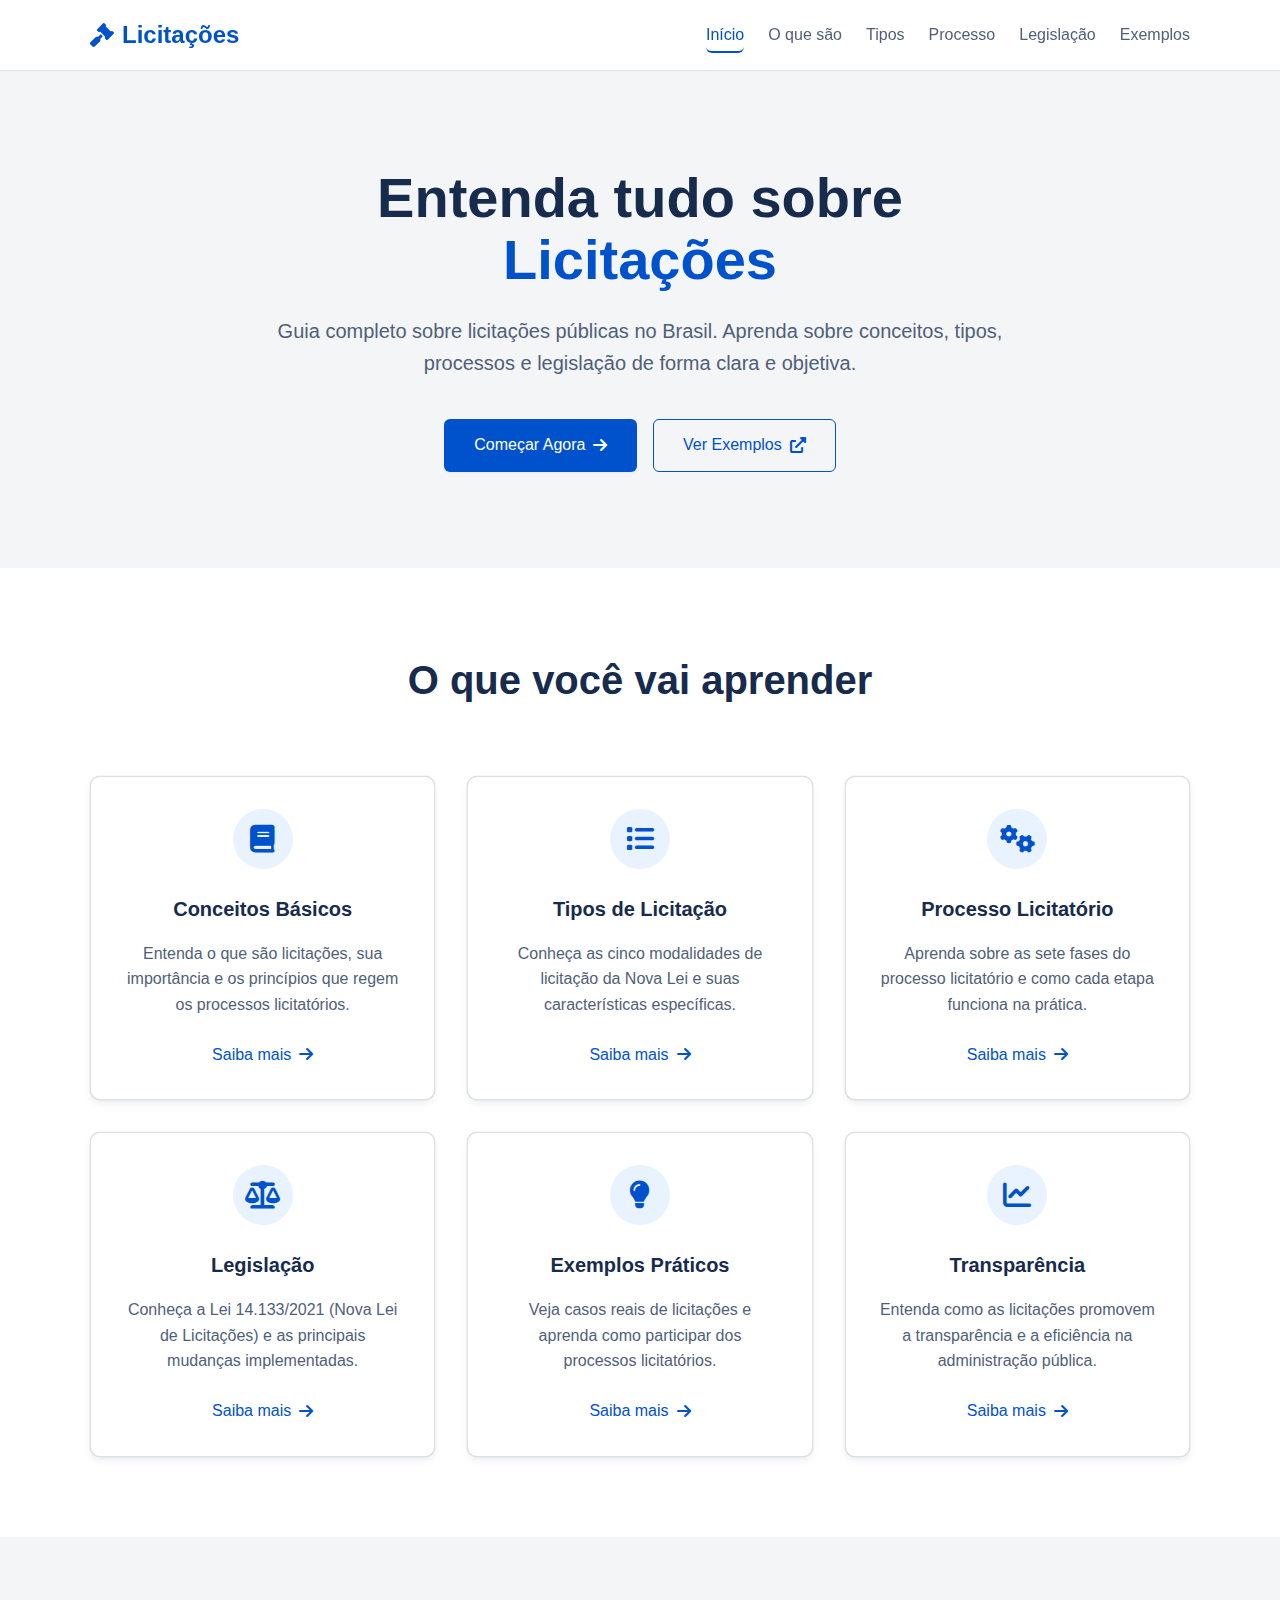
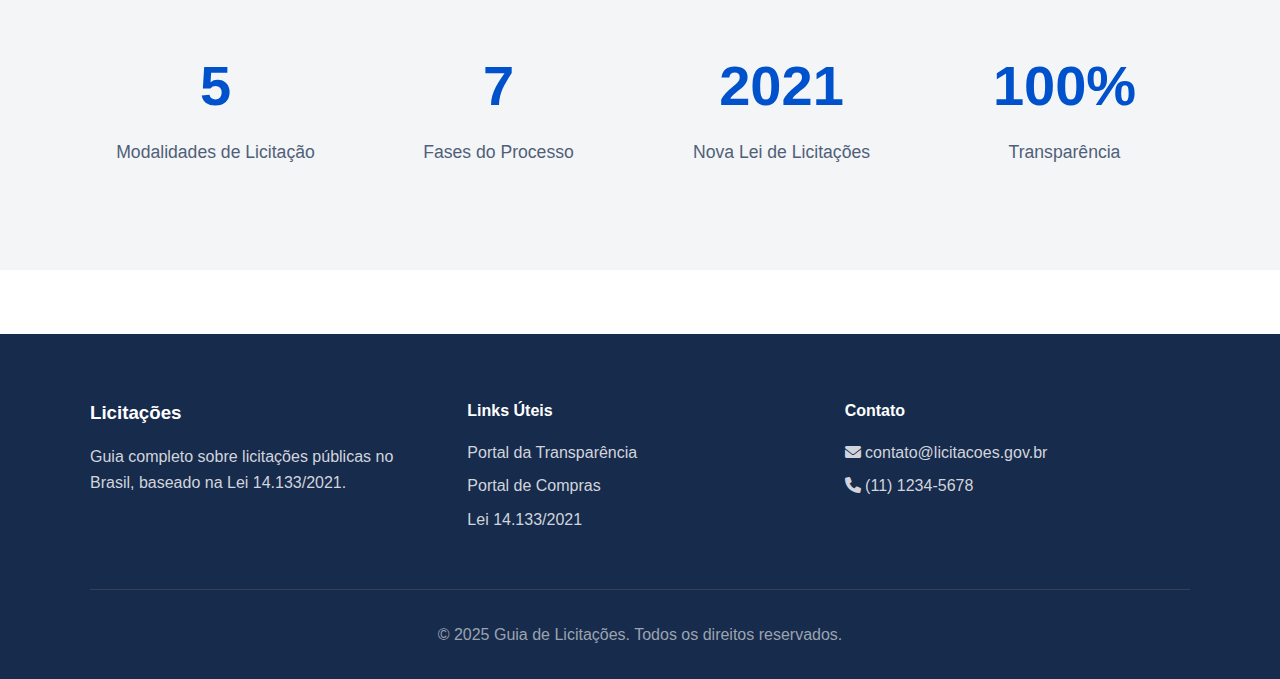
<file: licitacoes_site/index.html>
<!DOCTYPE html>
<html lang="pt-BR">
<head>
    <meta charset="UTF-8">
    <meta name="viewport" content="width=device-width, initial-scale=1.0">
    <title>Licitações - Guia Completo</title>
    <link rel="stylesheet" href="css/style.css">
    <link rel="stylesheet" href="https://cdnjs.cloudflare.com/ajax/libs/font-awesome/6.0.0/css/all.min.css">
</head>
<body>
    <header class="header">
        <nav class="navbar">
            <div class="nav-container">
                <div class="nav-logo">
                    <h1><i class="fas fa-gavel"></i> Licitações</h1>
                </div>
                <ul class="nav-menu">
                    <li class="nav-item">
                        <a href="index.html" class="nav-link active">Início</a>
                    </li>
                    <li class="nav-item">
                        <a href="conceito.html" class="nav-link">O que são</a>
                    </li>
                    <li class="nav-item">
                        <a href="tipos.html" class="nav-link">Tipos</a>
                    </li>
                    <li class="nav-item">
                        <a href="processo.html" class="nav-link">Processo</a>
                    </li>
                    <li class="nav-item">
                        <a href="legislacao.html" class="nav-link">Legislação</a>
                    </li>
                    <li class="nav-item">
                        <a href="exemplos.html" class="nav-link">Exemplos</a>
                    </li>
                </ul>
                <div class="hamburger">
                    <span class="bar"></span>
                    <span class="bar"></span>
                    <span class="bar"></span>
                </div>
            </div>
        </nav>
    </header>

    <main>
        <section class="hero">
            <div class="container hero-container">
                <div class="hero-content animate-fade-in-up">
                    <h1 class="hero-title">Entenda tudo sobre <span class="highlight">Licitações</span></h1>
                    <p class="hero-description">
                        Guia completo sobre licitações públicas no Brasil. Aprenda sobre conceitos, tipos, processos e legislação de forma clara e objetiva.
                    </p>
                    <div class="hero-buttons">
                        <a href="conceito.html" class="btn btn-primary">Começar Agora <i class="fas fa-arrow-right"></i></a>
                        <a href="exemplos.html" class="btn btn-secondary">Ver Exemplos <i class="fas fa-external-link-alt"></i></a>
                    </div>
                </div>
            </div>
        </section>

        <section class="features content-section">
            <div class="container">
                <h2 class="section-title animate-fade-in-up">O que você vai aprender</h2>
                <div class="features-grid">
                    <div class="feature-card animate-fade-in-up">
                        <div class="feature-icon">
                            <i class="fas fa-book"></i>
                        </div>
                        <h3>Conceitos Básicos</h3>
                        <p>Entenda o que são licitações, sua importância e os princípios que regem os processos licitatórios.</p>
                        <a href="conceito.html" class="feature-link">Saiba mais <i class="fas fa-arrow-right"></i></a>
                    </div>
                    <div class="feature-card animate-fade-in-up">
                        <div class="feature-icon">
                            <i class="fas fa-list"></i>
                        </div>
                        <h3>Tipos de Licitação</h3>
                        <p>Conheça as cinco modalidades de licitação da Nova Lei e suas características específicas.</p>
                        <a href="tipos.html" class="feature-link">Saiba mais <i class="fas fa-arrow-right"></i></a>
                    </div>
                    <div class="feature-card animate-fade-in-up">
                        <div class="feature-icon">
                            <i class="fas fa-cogs"></i>
                        </div>
                        <h3>Processo Licitatório</h3>
                        <p>Aprenda sobre as sete fases do processo licitatório e como cada etapa funciona na prática.</p>
                        <a href="processo.html" class="feature-link">Saiba mais <i class="fas fa-arrow-right"></i></a>
                    </div>
                    <div class="feature-card animate-fade-in-up">
                        <div class="feature-icon">
                            <i class="fas fa-balance-scale"></i>
                        </div>
                        <h3>Legislação</h3>
                        <p>Conheça a Lei 14.133/2021 (Nova Lei de Licitações) e as principais mudanças implementadas.</p>
                        <a href="legislacao.html" class="feature-link">Saiba mais <i class="fas fa-arrow-right"></i></a>
                    </div>
                    <div class="feature-card animate-fade-in-up">
                        <div class="feature-icon">
                            <i class="fas fa-lightbulb"></i>
                        </div>
                        <h3>Exemplos Práticos</h3>
                        <p>Veja casos reais de licitações e aprenda como participar dos processos licitatórios.</p>
                        <a href="exemplos.html" class="feature-link">Saiba mais <i class="fas fa-arrow-right"></i></a>
                    </div>
                    <div class="feature-card animate-fade-in-up">
                        <div class="feature-icon">
                            <i class="fas fa-chart-line"></i>
                        </div>
                        <h3>Transparência</h3>
                        <p>Entenda como as licitações promovem a transparência e a eficiência na administração pública.</p>
                        <a href="conceito.html" class="feature-link">Saiba mais <i class="fas fa-arrow-right"></i></a>
                    </div>
                </div>
            </div>
        </section>

        <section class="stats">
            <div class="container">
                <div class="stats-grid">
                    <div class="stat-item animate-fade-in-up">
                        <div class="stat-number">5</div>
                        <div class="stat-label">Modalidades de Licitação</div>
                    </div>
                    <div class="stat-item animate-fade-in-up">
                        <div class="stat-number">7</div>
                        <div class="stat-label">Fases do Processo</div>
                    </div>
                    <div class="stat-item animate-fade-in-up">
                        <div class="stat-number">2021</div>
                        <div class="stat-label">Nova Lei de Licitações</div>
                    </div>
                    <div class="stat-item animate-fade-in-up">
                        <div class="stat-number">100%</div>
                        <div class="stat-label">Transparência</div>
                    </div>
                </div>
            </div>
        </section>
    </main>

    <footer class="footer">
        <div class="container">
            <div class="footer-content">
                <div class="footer-section">
                    <h3>Licitações</h3>
                    <p>Guia completo sobre licitações públicas no Brasil, baseado na Lei 14.133/2021.</p>
                </div>
                <div class="footer-section">
                    <h4>Links Úteis</h4>
                    <ul>
                        <li><a href="https://portaldatransparencia.gov.br/" target="_blank" rel="noopener noreferrer">Portal da Transparência</a></li>
                        <li><a href="https://www.gov.br/compras/pt-br" target="_blank" rel="noopener noreferrer">Portal de Compras</a></li>
                        <li><a href="https://www.planalto.gov.br/ccivil_03/_ato2019-2022/2021/lei/l14133.htm" target="_blank" rel="noopener noreferrer">Lei 14.133/2021</a></li>
                    </ul>
                </div>
                <div class="footer-section">
                    <h4>Contato</h4>
                    <p><i class="fas fa-envelope"></i> contato@licitacoes.gov.br</p>
                    <p><i class="fas fa-phone"></i> (11) 1234-5678</p>
                </div>
            </div>
            <div class="footer-bottom">
                <p>&copy; 2025 Guia de Licitações. Todos os direitos reservados.</p>
            </div>
        </div>
    </footer>

    <script src="js/script.js"></script>
</body>
</html>
</file>
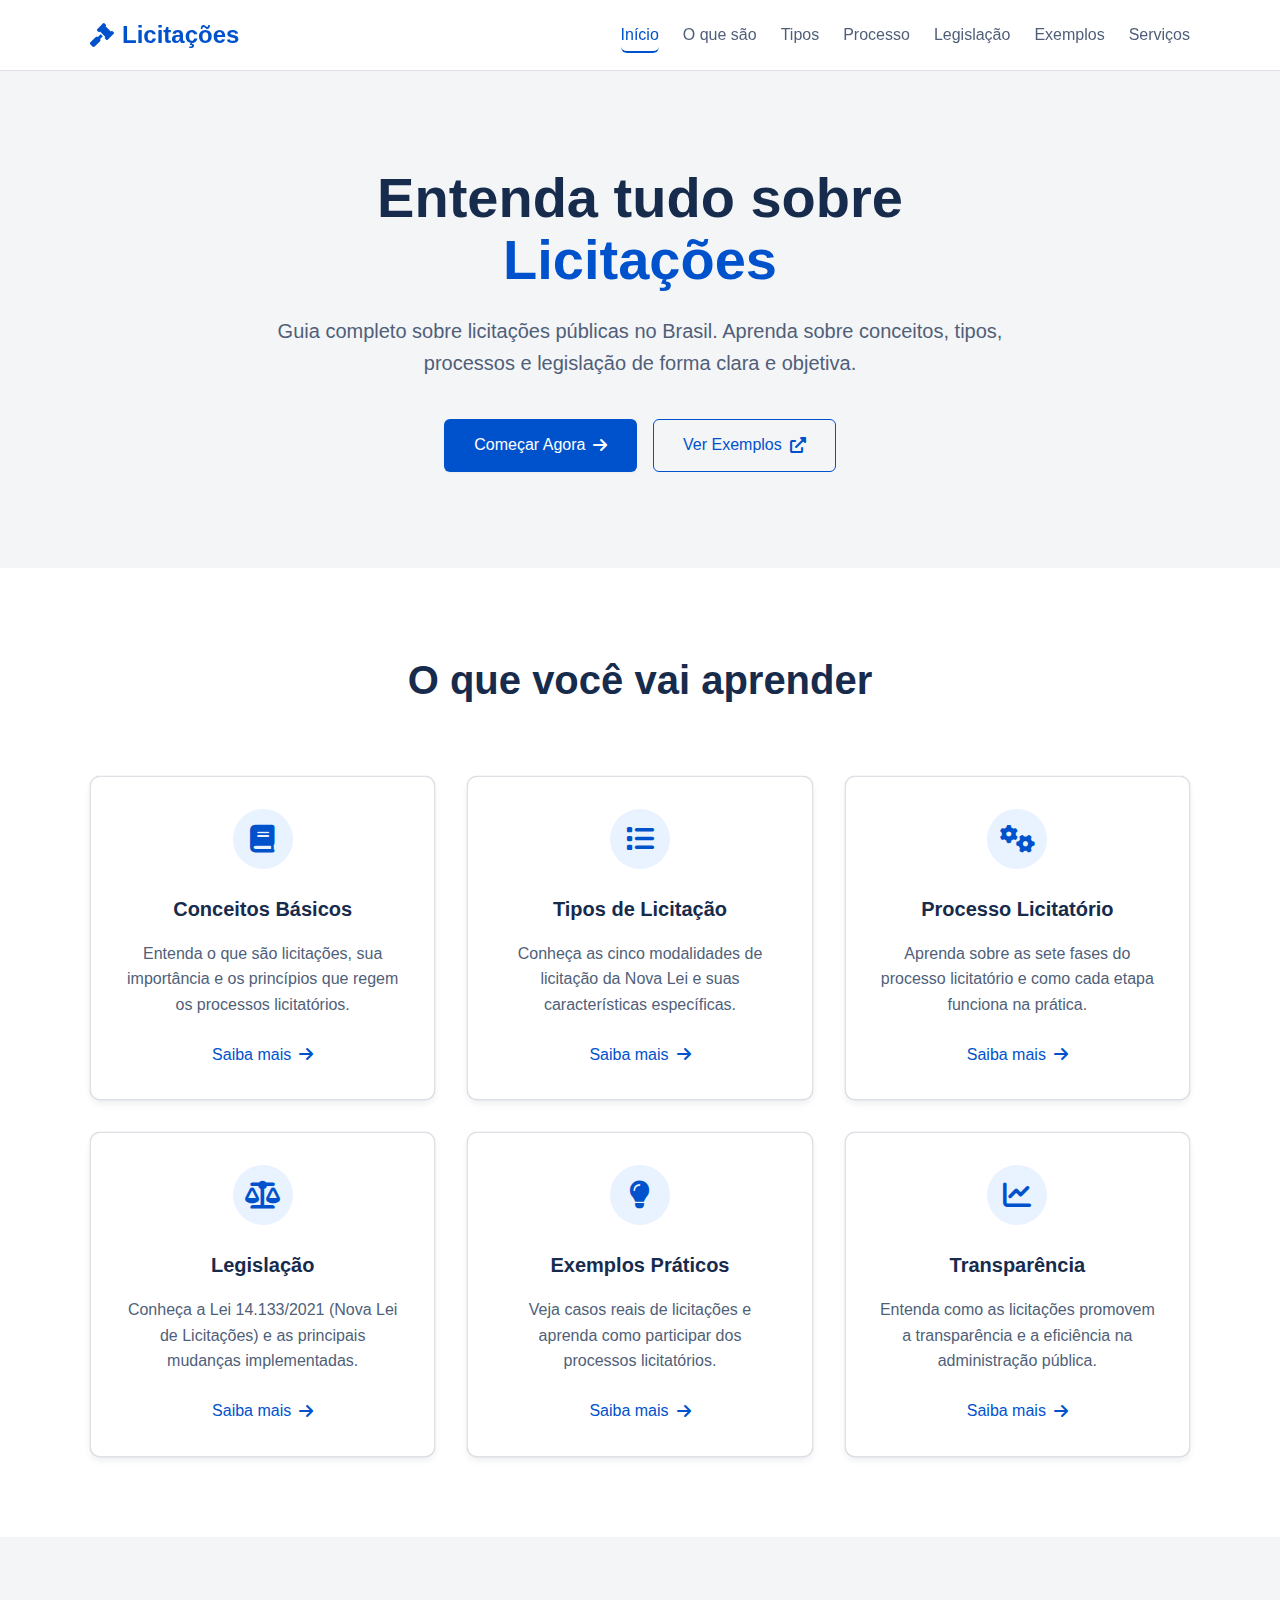
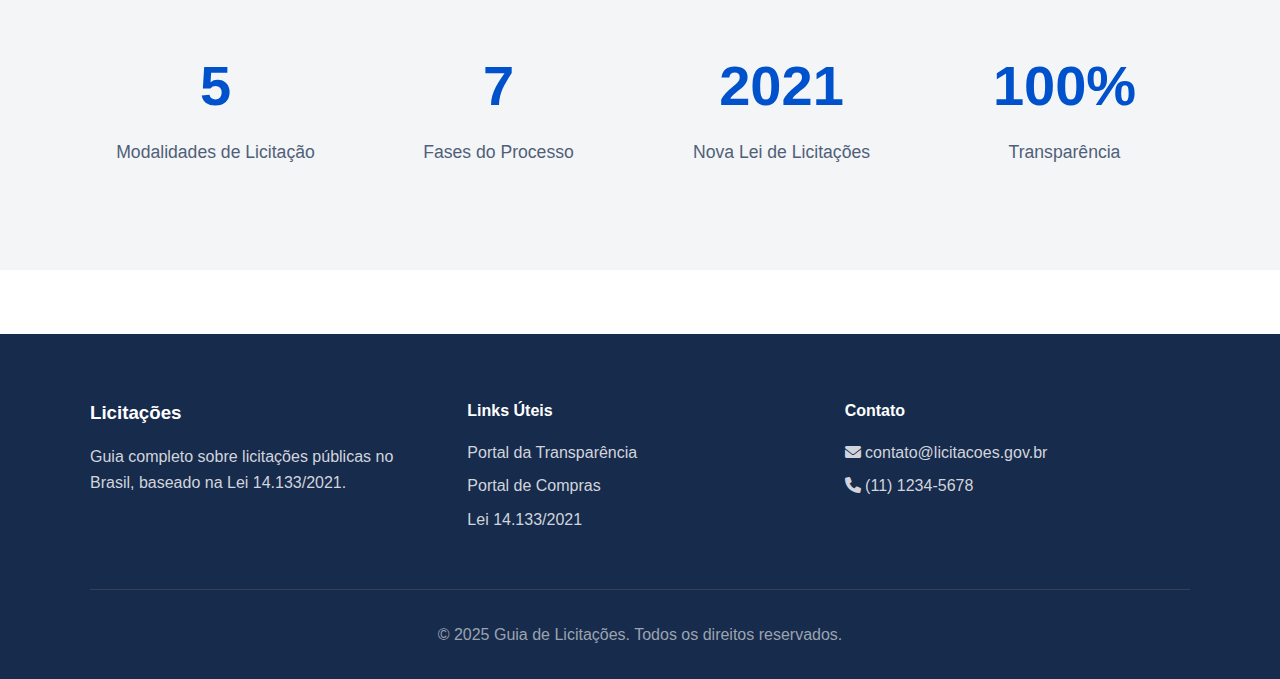
<file: site_licitacoes_monetizacao/licitacoes_site/index.html>
<!DOCTYPE html>
<html lang="pt-BR">
<head>
    <meta charset="UTF-8">
    <meta name="viewport" content="width=device-width, initial-scale=1.0">
    <title>Licitações - Guia Completo</title>
    <link rel="stylesheet" href="css/style.css">
    <link rel="stylesheet" href="https://cdnjs.cloudflare.com/ajax/libs/font-awesome/6.0.0/css/all.min.css">
</head>
<body>
    <header class="header">
        <nav class="navbar">
            <div class="nav-container">
                <div class="nav-logo">
                    <h1><i class="fas fa-gavel"></i> Licitações</h1>
                </div>
                <ul class="nav-menu">
                    <li class="nav-item">
                        <a href="index.html" class="nav-link active">Início</a>
                    </li>
                    <li class="nav-item">
                        <a href="conceito.html" class="nav-link">O que são</a>
                    </li>
                    <li class="nav-item">
                        <a href="tipos.html" class="nav-link">Tipos</a>
                    </li>
                    <li class="nav-item">
                        <a href="processo.html" class="nav-link">Processo</a>
                    </li>
                    <li class="nav-item">
                        <a href="legislacao.html" class="nav-link">Legislação</a>
                    </li>
                    <li class="nav-item">
                        <a href="exemplos.html" class="nav-link">Exemplos</a>
                    </li>
                    <li class="nav-item">
                        <a href="servicos.html" class="nav-link">Serviços</a>
                    </li>
                </ul>
                <div class="hamburger">
                    <span class="bar"></span>
                    <span class="bar"></span>
                    <span class="bar"></span>
                </div>
            </div>
        </nav>
    </header>

    <main>
        <section class="hero">
            <div class="container hero-container">
                <div class="hero-content animate-fade-in-up">
                    <h1 class="hero-title">Entenda tudo sobre <span class="highlight">Licitações</span></h1>
                    <p class="hero-description">
                        Guia completo sobre licitações públicas no Brasil. Aprenda sobre conceitos, tipos, processos e legislação de forma clara e objetiva.
                    </p>
                    <div class="hero-buttons">
                        <a href="conceito.html" class="btn btn-primary">Começar Agora <i class="fas fa-arrow-right"></i></a>
                        <a href="exemplos.html" class="btn btn-secondary">Ver Exemplos <i class="fas fa-external-link-alt"></i></a>
                    </div>
                </div>
            </div>
        </section>

        <section class="features content-section">
            <div class="container">
                <h2 class="section-title animate-fade-in-up">O que você vai aprender</h2>
                <div class="features-grid">
                    <div class="feature-card animate-fade-in-up">
                        <div class="feature-icon">
                            <i class="fas fa-book"></i>
                        </div>
                        <h3>Conceitos Básicos</h3>
                        <p>Entenda o que são licitações, sua importância e os princípios que regem os processos licitatórios.</p>
                        <a href="conceito.html" class="feature-link">Saiba mais <i class="fas fa-arrow-right"></i></a>
                    </div>
                    <div class="feature-card animate-fade-in-up">
                        <div class="feature-icon">
                            <i class="fas fa-list"></i>
                        </div>
                        <h3>Tipos de Licitação</h3>
                        <p>Conheça as cinco modalidades de licitação da Nova Lei e suas características específicas.</p>
                        <a href="tipos.html" class="feature-link">Saiba mais <i class="fas fa-arrow-right"></i></a>
                    </div>
                    <div class="feature-card animate-fade-in-up">
                        <div class="feature-icon">
                            <i class="fas fa-cogs"></i>
                        </div>
                        <h3>Processo Licitatório</h3>
                        <p>Aprenda sobre as sete fases do processo licitatório e como cada etapa funciona na prática.</p>
                        <a href="processo.html" class="feature-link">Saiba mais <i class="fas fa-arrow-right"></i></a>
                    </div>
                    <div class="feature-card animate-fade-in-up">
                        <div class="feature-icon">
                            <i class="fas fa-balance-scale"></i>
                        </div>
                        <h3>Legislação</h3>
                        <p>Conheça a Lei 14.133/2021 (Nova Lei de Licitações) e as principais mudanças implementadas.</p>
                        <a href="legislacao.html" class="feature-link">Saiba mais <i class="fas fa-arrow-right"></i></a>
                    </div>
                    <div class="feature-card animate-fade-in-up">
                        <div class="feature-icon">
                            <i class="fas fa-lightbulb"></i>
                        </div>
                        <h3>Exemplos Práticos</h3>
                        <p>Veja casos reais de licitações e aprenda como participar dos processos licitatórios.</p>
                        <a href="exemplos.html" class="feature-link">Saiba mais <i class="fas fa-arrow-right"></i></a>
                    </div>
                    <div class="feature-card animate-fade-in-up">
                        <div class="feature-icon">
                            <i class="fas fa-chart-line"></i>
                        </div>
                        <h3>Transparência</h3>
                        <p>Entenda como as licitações promovem a transparência e a eficiência na administração pública.</p>
                        <a href="conceito.html" class="feature-link">Saiba mais <i class="fas fa-arrow-right"></i></a>
                    </div>
                </div>
            </div>
        </section>

        <section class="stats">
            <div class="container">
                <div class="stats-grid">
                    <div class="stat-item animate-fade-in-up">
                        <div class="stat-number">5</div>
                        <div class="stat-label">Modalidades de Licitação</div>
                    </div>
                    <div class="stat-item animate-fade-in-up">
                        <div class="stat-number">7</div>
                        <div class="stat-label">Fases do Processo</div>
                    </div>
                    <div class="stat-item animate-fade-in-up">
                        <div class="stat-number">2021</div>
                        <div class="stat-label">Nova Lei de Licitações</div>
                    </div>
                    <div class="stat-item animate-fade-in-up">
                        <div class="stat-number">100%</div>
                        <div class="stat-label">Transparência</div>
                    </div>
                </div>
            </div>
        </section>
    </main>

    <footer class="footer">
        <div class="container">
            <div class="footer-content">
                <div class="footer-section">
                    <h3>Licitações</h3>
                    <p>Guia completo sobre licitações públicas no Brasil, baseado na Lei 14.133/2021.</p>
                </div>
                <div class="footer-section">
                    <h4>Links Úteis</h4>
                    <ul>
                        <li><a href="https://portaldatransparencia.gov.br/" target="_blank" rel="noopener noreferrer">Portal da Transparência</a></li>
                        <li><a href="https://www.gov.br/compras/pt-br" target="_blank" rel="noopener noreferrer">Portal de Compras</a></li>
                        <li><a href="https://www.planalto.gov.br/ccivil_03/_ato2019-2022/2021/lei/l14133.htm" target="_blank" rel="noopener noreferrer">Lei 14.133/2021</a></li>
                    </ul>
                </div>
                <div class="footer-section">
                    <h4>Contato</h4>
                    <p><i class="fas fa-envelope"></i> contato@licitacoes.gov.br</p>
                    <p><i class="fas fa-phone"></i> (11) 1234-5678</p>
                </div>
            </div>
            <div class="footer-bottom">
                <p>&copy; 2025 Guia de Licitações. Todos os direitos reservados.</p>
            </div>
        </div>
    </footer>

    <script src="js/script.js"></script>
</body>
</html>
</file>
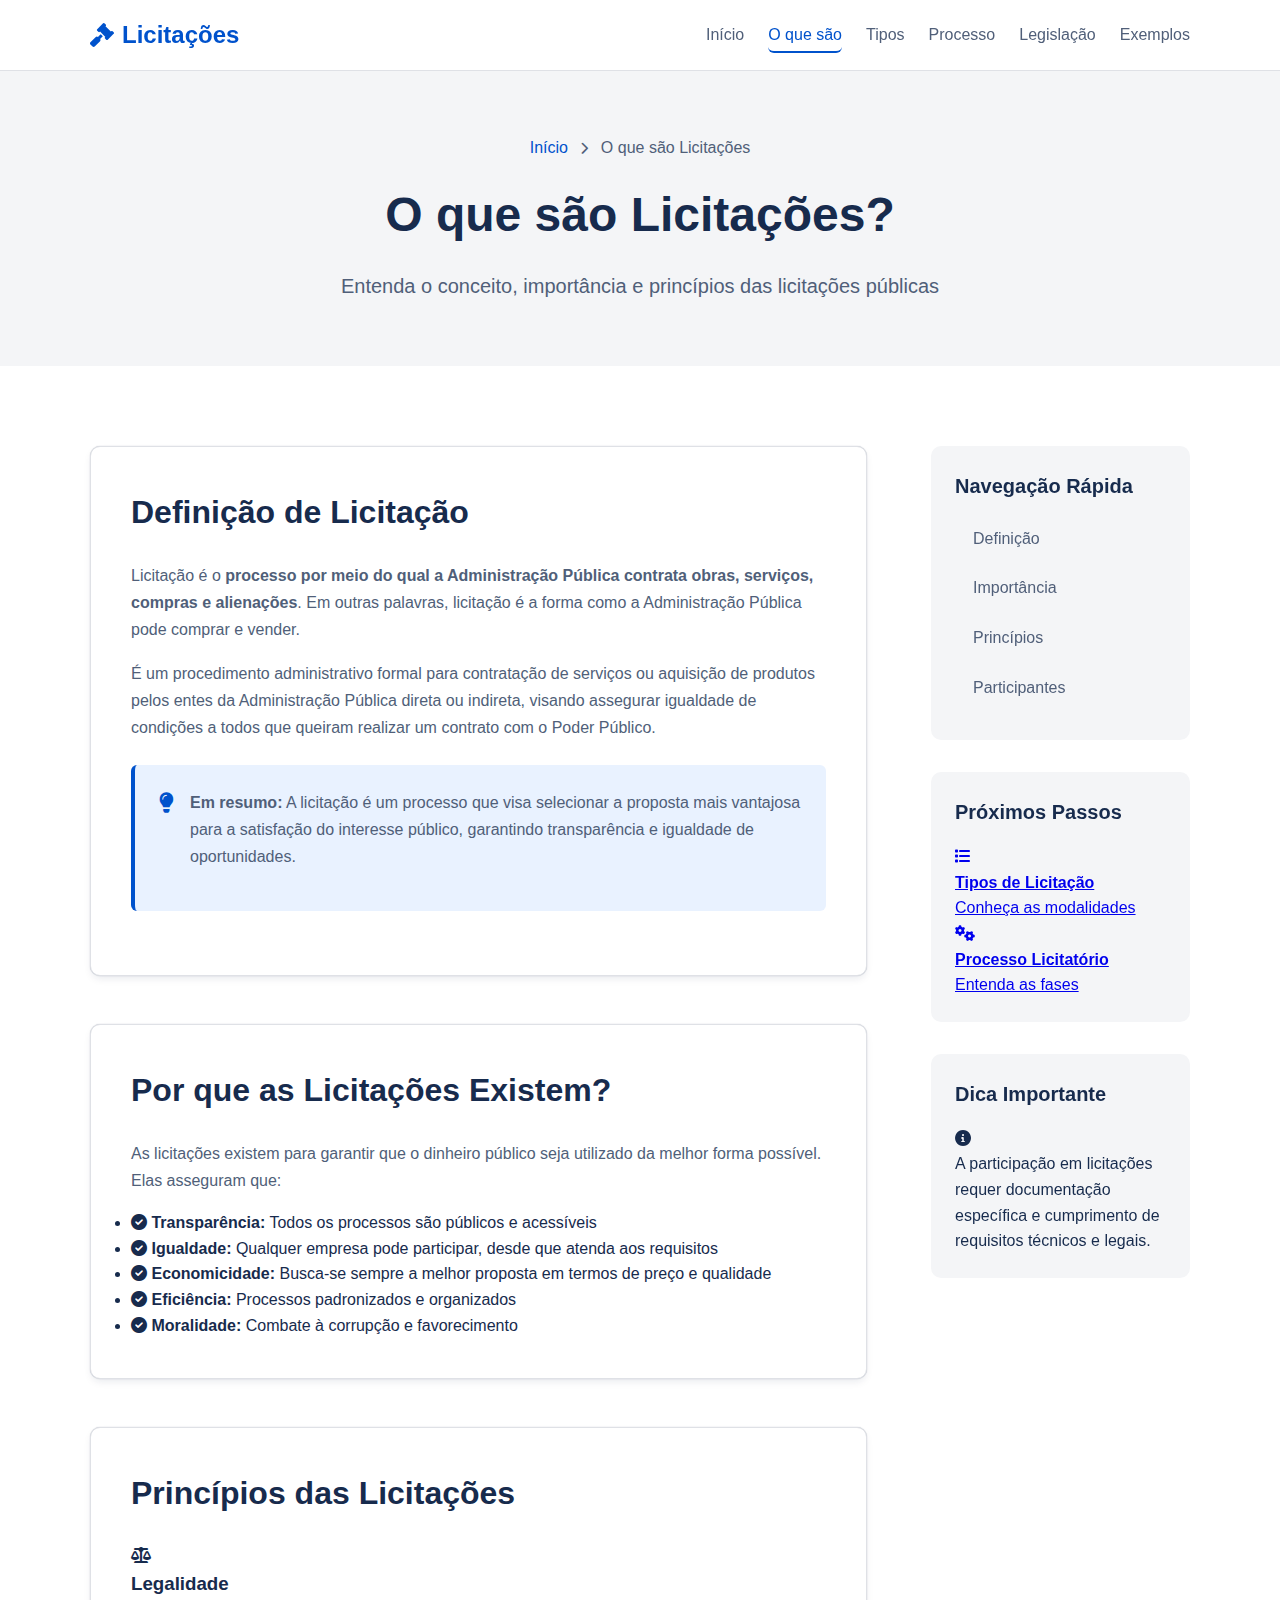
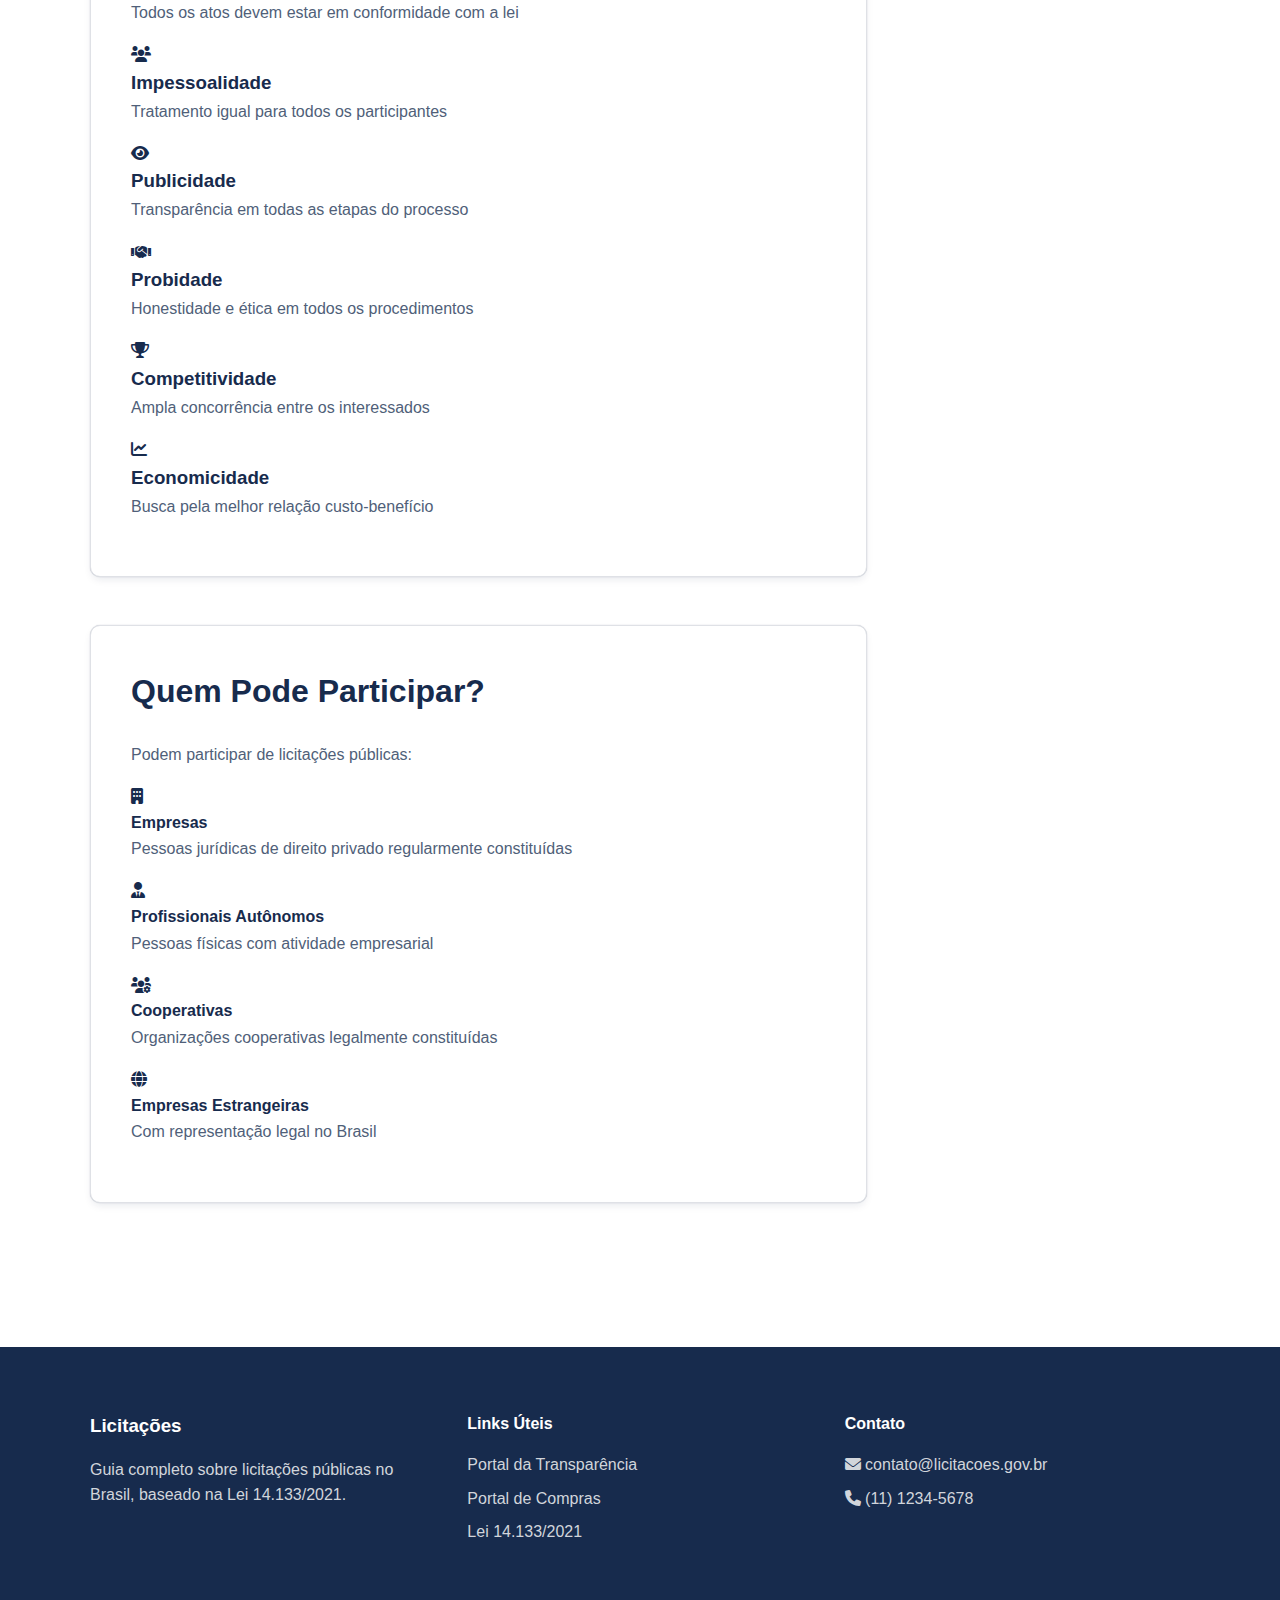
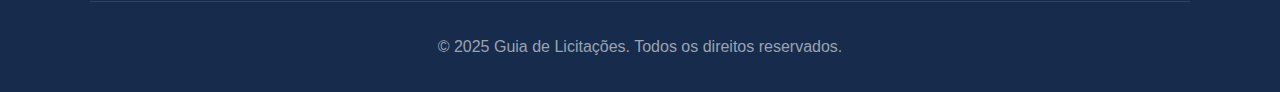
<file: licitacoes_site/conceito.html>
<!DOCTYPE html>
<html lang="pt-BR">
<head>
    <meta charset="UTF-8">
    <meta name="viewport" content="width=device-width, initial-scale=1.0">
    <title>O que são Licitações - Guia Completo</title>
    <link rel="stylesheet" href="css/style.css">
    <link rel="stylesheet" href="https://cdnjs.cloudflare.com/ajax/libs/font-awesome/6.0.0/css/all.min.css">
</head>
<body>
    <header class="header">
        <nav class="navbar">
            <div class="nav-container">
                <div class="nav-logo">
                    <h1><i class="fas fa-gavel"></i> Licitações</h1>
                </div>
                <ul class="nav-menu">
                    <li class="nav-item">
                        <a href="index.html" class="nav-link">Início</a>
                    </li>
                    <li class="nav-item">
                        <a href="conceito.html" class="nav-link active">O que são</a>
                    </li>
                    <li class="nav-item">
                        <a href="tipos.html" class="nav-link">Tipos</a>
                    </li>
                    <li class="nav-item">
                        <a href="processo.html" class="nav-link">Processo</a>
                    </li>
                    <li class="nav-item">
                        <a href="legislacao.html" class="nav-link">Legislação</a>
                    </li>
                    <li class="nav-item">
                        <a href="exemplos.html" class="nav-link">Exemplos</a>
                    </li>
                </ul>
                <div class="hamburger">
                    <span class="bar"></span>
                    <span class="bar"></span>
                    <span class="bar"></span>
                </div>
            </div>
        </nav>
    </header>

    <main>
        <section class="page-header animate-fade-in-up">
            <div class="container">
                <div class="breadcrumb">
                    <a href="index.html">Início</a> <i class="fas fa-chevron-right"></i> <span>O que são Licitações</span>
                </div>
                <h1 class="page-title">O que são Licitações?</h1>
                <p class="page-subtitle">Entenda o conceito, importância e princípios das licitações públicas</p>
            </div>
        </section>

        <section class="content-section">
            <div class="container">
                <div class="content-grid">
                    <div class="content-main">
                        <div class="content-card animate-fade-in-up" id="definicao">
                            <h2>Definição de Licitação</h2>
                            <p>
                                Licitação é o <strong>processo por meio do qual a Administração Pública contrata obras, serviços, compras e alienações</strong>. Em outras palavras, licitação é a forma como a Administração Pública pode comprar e vender.
                            </p>
                            <p>
                                É um procedimento administrativo formal para contratação de serviços ou aquisição de produtos pelos entes da Administração Pública direta ou indireta, visando assegurar igualdade de condições a todos que queiram realizar um contrato com o Poder Público.
                            </p>
                            <div class="highlight-box">
                                <i class="fas fa-lightbulb"></i>
                                <p><strong>Em resumo:</strong> A licitação é um processo que visa selecionar a proposta mais vantajosa para a satisfação do interesse público, garantindo transparência e igualdade de oportunidades.</p>
                            </div>
                        </div>

                        <div class="content-card animate-fade-in-up" id="importancia">
                            <h2>Por que as Licitações Existem?</h2>
                            <p>
                                As licitações existem para garantir que o dinheiro público seja utilizado da melhor forma possível. Elas asseguram que:
                            </p>
                            <ul class="feature-list">
                                <li><i class="fas fa-check-circle"></i> <strong>Transparência:</strong> Todos os processos são públicos e acessíveis</li>
                                <li><i class="fas fa-check-circle"></i> <strong>Igualdade:</strong> Qualquer empresa pode participar, desde que atenda aos requisitos</li>
                                <li><i class="fas fa-check-circle"></i> <strong>Economicidade:</strong> Busca-se sempre a melhor proposta em termos de preço e qualidade</li>
                                <li><i class="fas fa-check-circle"></i> <strong>Eficiência:</strong> Processos padronizados e organizados</li>
                                <li><i class="fas fa-check-circle"></i> <strong>Moralidade:</strong> Combate à corrupção e favorecimento</li>
                            </ul>
                        </div>

                        <div class="content-card animate-fade-in-up" id="principios">
                            <h2>Princípios das Licitações</h2>
                            <div class="principles-grid">
                                <div class="principle-item">
                                    <div class="principle-icon">
                                        <i class="fas fa-balance-scale"></i>
                                    </div>
                                    <h3>Legalidade</h3>
                                    <p>Todos os atos devem estar em conformidade com a lei</p>
                                </div>
                                <div class="principle-item">
                                    <div class="principle-icon">
                                        <i class="fas fa-users"></i>
                                    </div>
                                    <h3>Impessoalidade</h3>
                                    <p>Tratamento igual para todos os participantes</p>
                                </div>
                                <div class="principle-item">
                                    <div class="principle-icon">
                                        <i class="fas fa-eye"></i>
                                    </div>
                                    <h3>Publicidade</h3>
                                    <p>Transparência em todas as etapas do processo</p>
                                </div>
                                <div class="principle-item">
                                    <div class="principle-icon">
                                        <i class="fas fa-handshake"></i>
                                    </div>
                                    <h3>Probidade</h3>
                                    <p>Honestidade e ética em todos os procedimentos</p>
                                </div>
                                <div class="principle-item">
                                    <div class="principle-icon">
                                        <i class="fas fa-trophy"></i>
                                    </div>
                                    <h3>Competitividade</h3>
                                    <p>Ampla concorrência entre os interessados</p>
                                </div>
                                <div class="principle-item">
                                    <div class="principle-icon">
                                        <i class="fas fa-chart-line"></i>
                                    </div>
                                    <h3>Economicidade</h3>
                                    <p>Busca pela melhor relação custo-benefício</p>
                                </div>
                            </div>
                        </div>

                        <div class="content-card animate-fade-in-up" id="participantes">
                            <h2>Quem Pode Participar?</h2>
                            <p>
                                Podem participar de licitações públicas:
                            </p>
                            <div class="participants-grid">
                                <div class="participant-card">
                                    <i class="fas fa-building"></i>
                                    <h4>Empresas</h4>
                                    <p>Pessoas jurídicas de direito privado regularmente constituídas</p>
                                </div>
                                <div class="participant-card">
                                    <i class="fas fa-user-tie"></i>
                                    <h4>Profissionais Autônomos</h4>
                                    <p>Pessoas físicas com atividade empresarial</p>
                                </div>
                                <div class="participant-card">
                                    <i class="fas fa-users-cog"></i>
                                    <h4>Cooperativas</h4>
                                    <p>Organizações cooperativas legalmente constituídas</p>
                                </div>
                                <div class="participant-card">
                                    <i class="fas fa-globe"></i>
                                    <h4>Empresas Estrangeiras</h4>
                                    <p>Com representação legal no Brasil</p>
                                </div>
                            </div>
                        </div>
                    </div>

                    <div class="content-sidebar">
                        <div class="sidebar-card animate-fade-in-up">
                            <h3>Navegação Rápida</h3>
                            <ul class="sidebar-nav">
                                <li><a href="#definicao">Definição</a></li>
                                <li><a href="#importancia">Importância</a></li>
                                <li><a href="#principios">Princípios</a></li>
                                <li><a href="#participantes">Participantes</a></li>
                            </ul>
                        </div>

                        <div class="sidebar-card animate-fade-in-up">
                            <h3>Próximos Passos</h3>
                            <div class="next-steps">
                                <a href="tipos.html" class="next-step-link">
                                    <i class="fas fa-list"></i>
                                    <div>
                                        <h4>Tipos de Licitação</h4>
                                        <p>Conheça as modalidades</p>
                                    </div>
                                </a>
                                <a href="processo.html" class="next-step-link">
                                    <i class="fas fa-cogs"></i>
                                    <div>
                                        <h4>Processo Licitatório</h4>
                                        <p>Entenda as fases</p>
                                    </div>
                                </a>
                            </div>
                        </div>

                        <div class="sidebar-card animate-fade-in-up">
                            <h3>Dica Importante</h3>
                            <div class="tip-box">
                                <i class="fas fa-info-circle"></i>
                                <p>A participação em licitações requer documentação específica e cumprimento de requisitos técnicos e legais.</p>
                            </div>
                        </div>
                    </div>
                </div>
            </div>
        </section>
    </main>

    <footer class="footer">
        <div class="container">
            <div class="footer-content">
                <div class="footer-section">
                    <h3>Licitações</h3>
                    <p>Guia completo sobre licitações públicas no Brasil, baseado na Lei 14.133/2021.</p>
                </div>
                <div class="footer-section">
                    <h4>Links Úteis</h4>
                    <ul>
                        <li><a href="https://portaldatransparencia.gov.br/" target="_blank" rel="noopener noreferrer">Portal da Transparência</a></li>
                        <li><a href="https://www.gov.br/compras/pt-br" target="_blank" rel="noopener noreferrer">Portal de Compras</a></li>
                        <li><a href="https://www.planalto.gov.br/ccivil_03/_ato2019-2022/2021/lei/l14133.htm" target="_blank" rel="noopener noreferrer">Lei 14.133/2021</a></li>
                    </ul>
                </div>
                <div class="footer-section">
                    <h4>Contato</h4>
                    <p><i class="fas fa-envelope"></i> contato@licitacoes.gov.br</p>
                    <p><i class="fas fa-phone"></i> (11) 1234-5678</p>
                </div>
            </div>
            <div class="footer-bottom">
                <p>&copy; 2025 Guia de Licitações. Todos os direitos reservados.</p>
            </div>
        </div>
    </footer>

    <script src="js/script.js"></script>
</body>
</html>
</file>
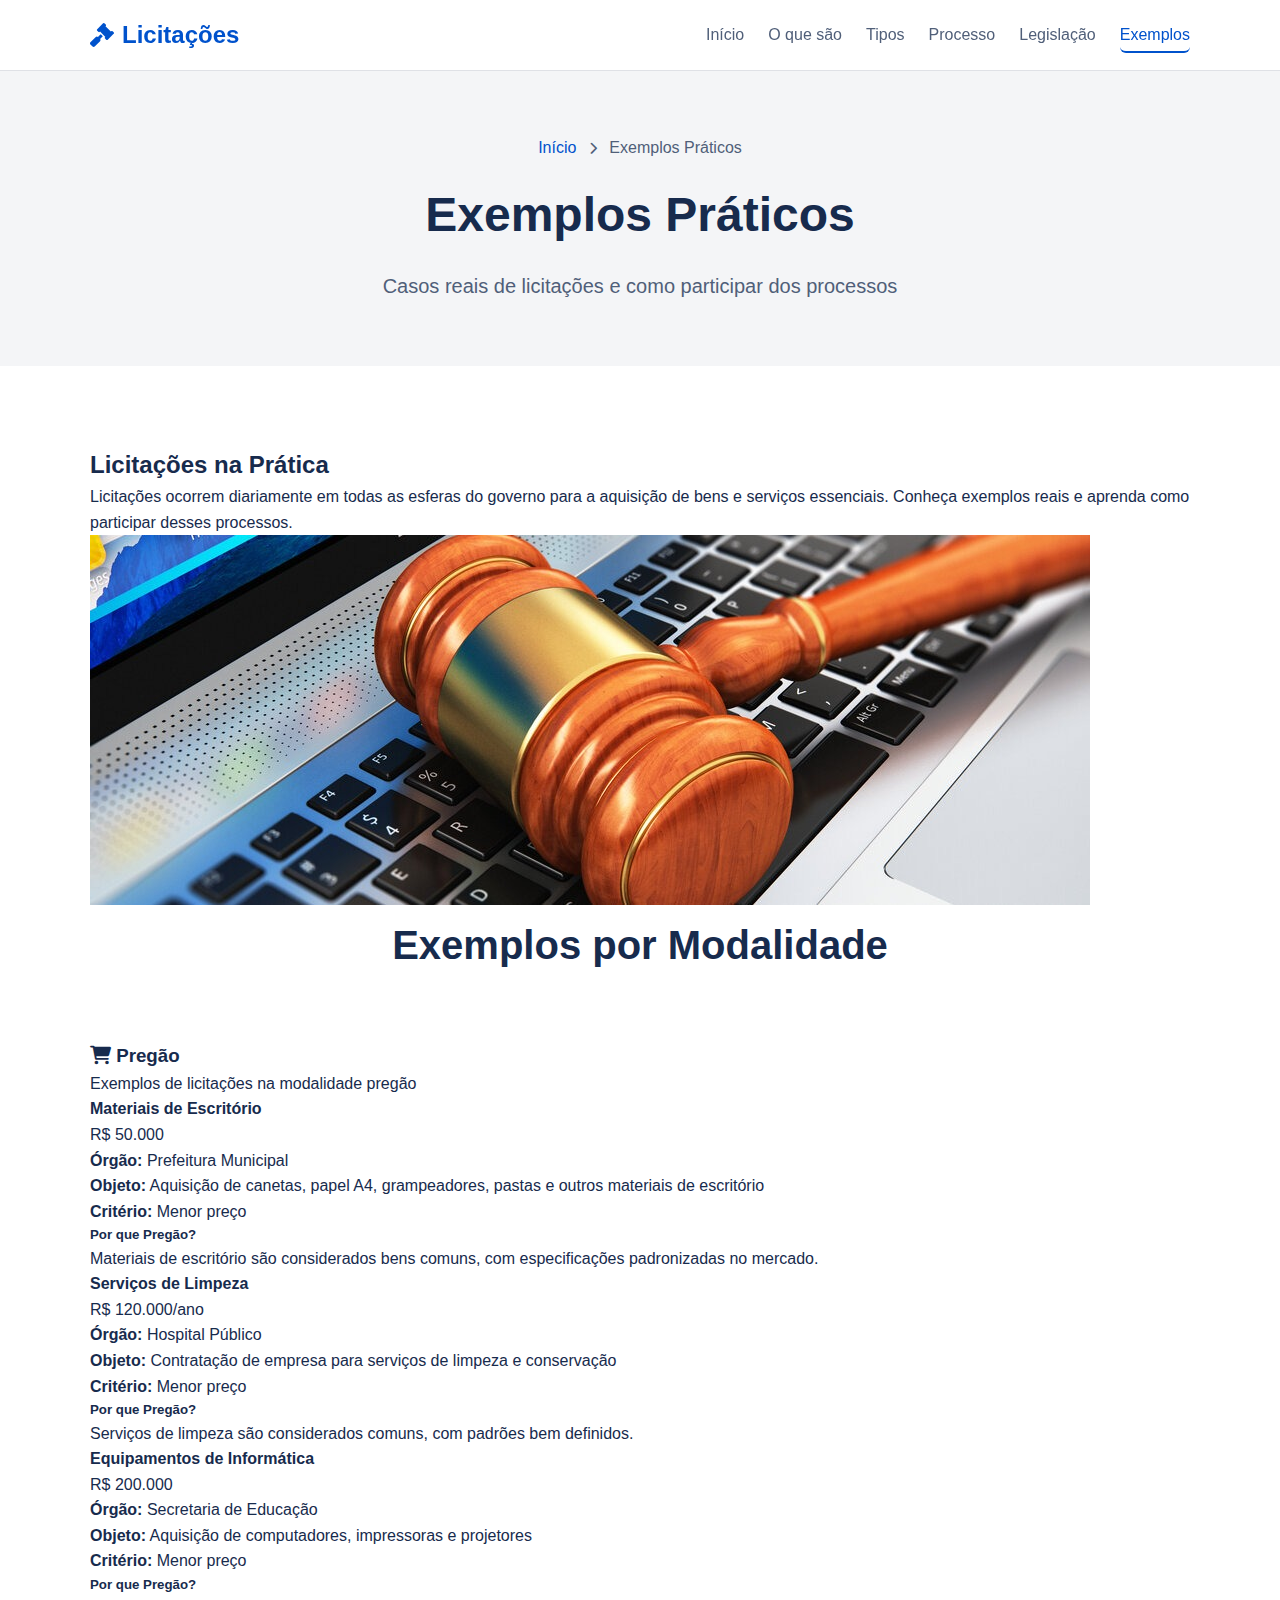
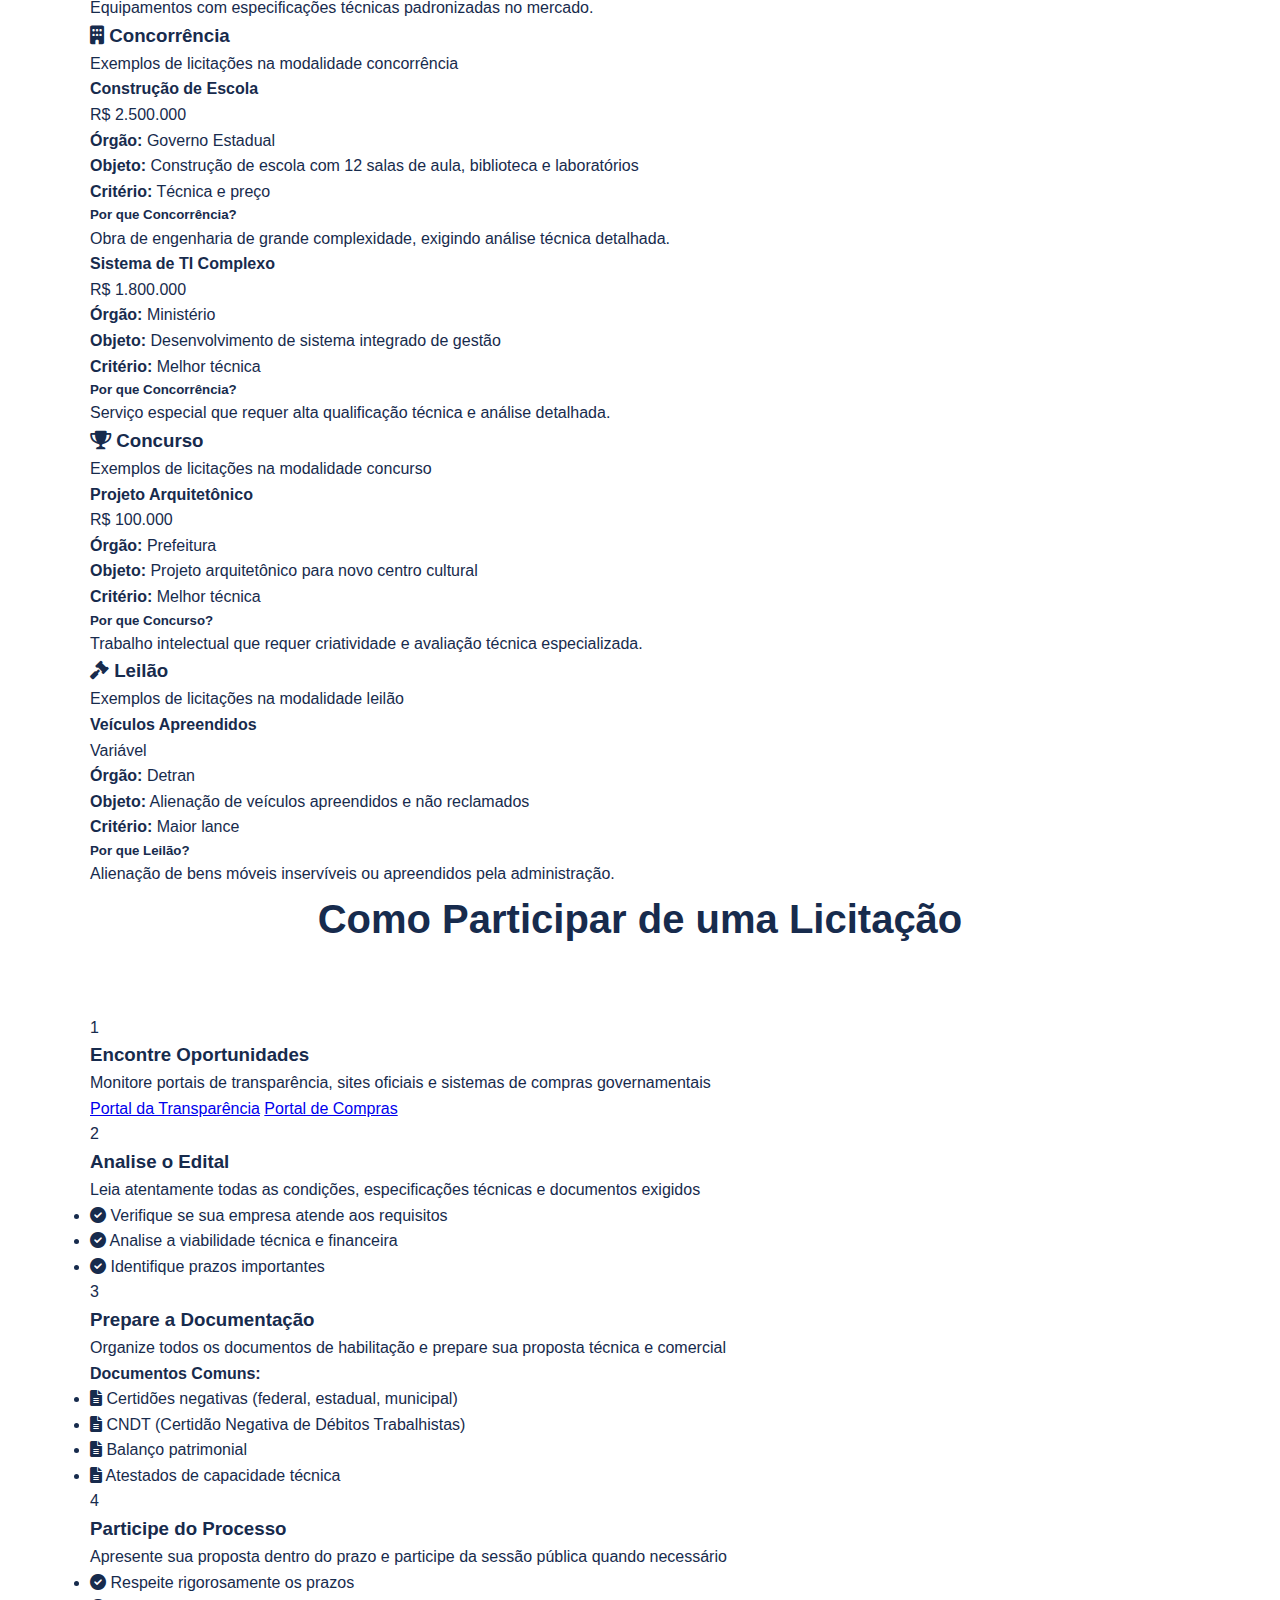
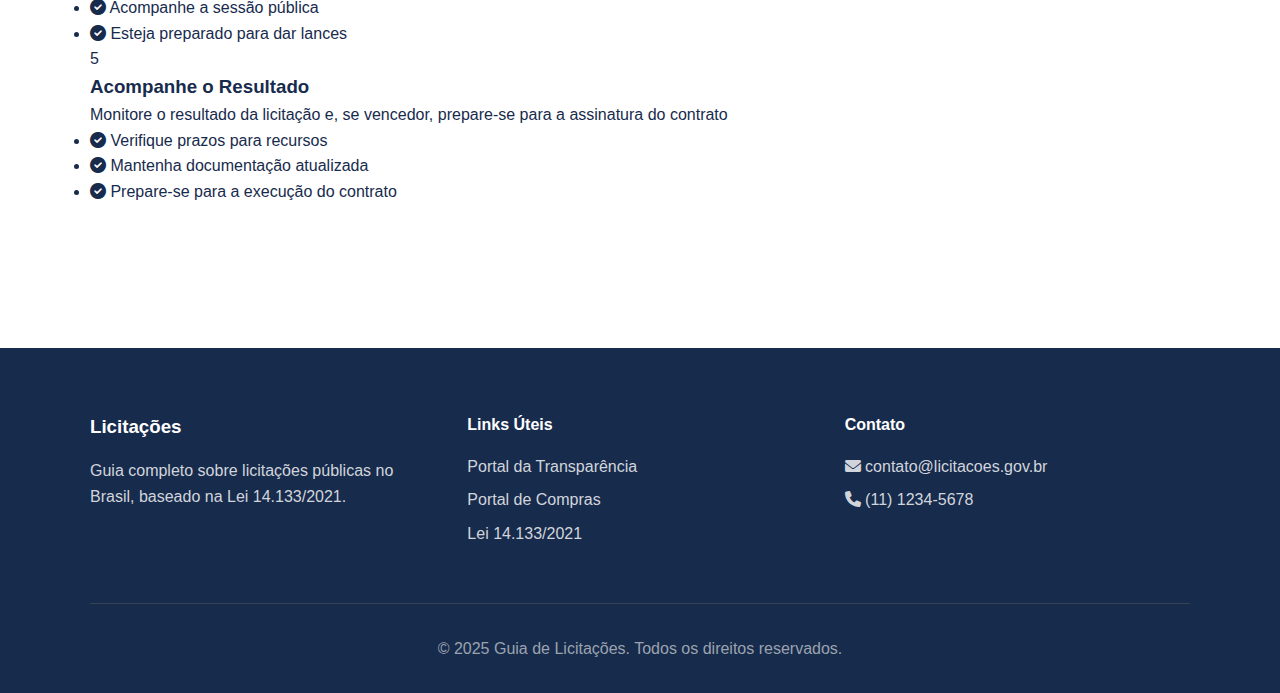
<file: licitacoes_site/exemplos.html>
<!DOCTYPE html>
<html lang="pt-BR">
<head>
    <meta charset="UTF-8">
    <meta name="viewport" content="width=device-width, initial-scale=1.0">
    <title>Exemplos Práticos - Guia Completo</title>
    <link rel="stylesheet" href="css/style.css">
    <link rel="stylesheet" href="https://cdnjs.cloudflare.com/ajax/libs/font-awesome/6.0.0/css/all.min.css">
</head>
<body>
    <header class="header">
        <nav class="navbar">
            <div class="nav-container">
                <div class="nav-logo">
                    <h1><i class="fas fa-gavel"></i> Licitações</h1>
                </div>
                <ul class="nav-menu">
                    <li class="nav-item">
                        <a href="index.html" class="nav-link">Início</a>
                    </li>
                    <li class="nav-item">
                        <a href="conceito.html" class="nav-link">O que são</a>
                    </li>
                    <li class="nav-item">
                        <a href="tipos.html" class="nav-link">Tipos</a>
                    </li>
                    <li class="nav-item">
                        <a href="processo.html" class="nav-link">Processo</a>
                    </li>
                    <li class="nav-item">
                        <a href="legislacao.html" class="nav-link">Legislação</a>
                    </li>
                    <li class="nav-item">
                        <a href="exemplos.html" class="nav-link active">Exemplos</a>
                    </li>
                </ul>
                <div class="hamburger">
                    <span class="bar"></span>
                    <span class="bar"></span>
                    <span class="bar"></span>
                </div>
            </div>
        </nav>
    </header>

    <main>
        <section class="page-header animate-fade-in-up">
            <div class="container">
                <div class="breadcrumb">
                    <a href="index.html">Início</a> <i class="fas fa-chevron-right"></i> <span>Exemplos Práticos</span>
                </div>
                <h1 class="page-title">Exemplos Práticos</h1>
                <p class="page-subtitle">Casos reais de licitações e como participar dos processos</p>
            </div>
        </section>

        <section class="content-section">
            <div class="container">
                <div class="intro-card animate-fade-in-up">
                    <div class="intro-content">
                        <h2>Licitações na Prática</h2>
                        <p>Licitações ocorrem diariamente em todas as esferas do governo para a aquisição de bens e serviços essenciais. Conheça exemplos reais e aprenda como participar desses processos.</p>
                    </div>
                    <div class="intro-image">
                        <img src="images/vR6u6Mb0g9JX.jpg" alt="Exemplos de Licitações" class="intro-img">
                    </div>
                </div>

                <div class="examples-section animate-fade-in-up">
                    <h2 class="section-title">Exemplos por Modalidade</h2>
                    
                    <div class="example-category">
                        <div class="category-header animate-fade-in-up">
                            <h3><i class="fas fa-shopping-cart"></i> Pregão</h3>
                            <p>Exemplos de licitações na modalidade pregão</p>
                        </div>
                        <div class="examples-grid">
                            <div class="example-card animate-fade-in-up">
                                <div class="example-header">
                                    <h4>Materiais de Escritório</h4>
                                    <span class="example-value">R$ 50.000</span>
                                </div>
                                <div class="example-content">
                                    <p><strong>Órgão:</strong> Prefeitura Municipal</p>
                                    <p><strong>Objeto:</strong> Aquisição de canetas, papel A4, grampeadores, pastas e outros materiais de escritório</p>
                                    <p><strong>Critério:</strong> Menor preço</p>
                                    <div class="example-details">
                                        <h5>Por que Pregão?</h5>
                                        <p>Materiais de escritório são considerados bens comuns, com especificações padronizadas no mercado.</p>
                                    </div>
                                </div>
                            </div>

                            <div class="example-card animate-fade-in-up">
                                <div class="example-header">
                                    <h4>Serviços de Limpeza</h4>
                                    <span class="example-value">R$ 120.000/ano</span>
                                </div>
                                <div class="example-content">
                                    <p><strong>Órgão:</strong> Hospital Público</p>
                                    <p><strong>Objeto:</strong> Contratação de empresa para serviços de limpeza e conservação</p>
                                    <p><strong>Critério:</strong> Menor preço</p>
                                    <div class="example-details">
                                        <h5>Por que Pregão?</h5>
                                        <p>Serviços de limpeza são considerados comuns, com padrões bem definidos.</p>
                                    </div>
                                </div>
                            </div>

                            <div class="example-card animate-fade-in-up">
                                <div class="example-header">
                                    <h4>Equipamentos de Informática</h4>
                                    <span class="example-value">R$ 200.000</span>
                                </div>
                                <div class="example-content">
                                    <p><strong>Órgão:</strong> Secretaria de Educação</p>
                                    <p><strong>Objeto:</strong> Aquisição de computadores, impressoras e projetores</p>
                                    <p><strong>Critério:</strong> Menor preço</p>
                                    <div class="example-details">
                                        <h5>Por que Pregão?</h5>
                                        <p>Equipamentos com especificações técnicas padronizadas no mercado.</p>
                                    </div>
                                </div>
                            </div>
                        </div>
                    </div>

                    <div class="example-category">
                        <div class="category-header animate-fade-in-up">
                            <h3><i class="fas fa-building"></i> Concorrência</h3>
                            <p>Exemplos de licitações na modalidade concorrência</p>
                        </div>
                        <div class="examples-grid">
                            <div class="example-card animate-fade-in-up">
                                <div class="example-header">
                                    <h4>Construção de Escola</h4>
                                    <span class="example-value">R$ 2.500.000</span>
                                </div>
                                <div class="example-content">
                                    <p><strong>Órgão:</strong> Governo Estadual</p>
                                    <p><strong>Objeto:</strong> Construção de escola com 12 salas de aula, biblioteca e laboratórios</p>
                                    <p><strong>Critério:</strong> Técnica e preço</p>
                                    <div class="example-details">
                                        <h5>Por que Concorrência?</h5>
                                        <p>Obra de engenharia de grande complexidade, exigindo análise técnica detalhada.</p>
                                    </div>
                                </div>
                            </div>

                            <div class="example-card animate-fade-in-up">
                                <div class="example-header">
                                    <h4>Sistema de TI Complexo</h4>
                                    <span class="example-value">R$ 1.800.000</span>
                                </div>
                                <div class="example-content">
                                    <p><strong>Órgão:</strong> Ministério</p>
                                    <p><strong>Objeto:</strong> Desenvolvimento de sistema integrado de gestão</p>
                                    <p><strong>Critério:</strong> Melhor técnica</p>
                                    <div class="example-details">
                                        <h5>Por que Concorrência?</h5>
                                        <p>Serviço especial que requer alta qualificação técnica e análise detalhada.</p>
                                    </div>
                                </div>
                            </div>
                        </div>
                    </div>

                    <div class="example-category">
                        <div class="category-header animate-fade-in-up">
                            <h3><i class="fas fa-trophy"></i> Concurso</h3>
                            <p>Exemplos de licitações na modalidade concurso</p>
                        </div>
                        <div class="examples-grid">
                            <div class="example-card animate-fade-in-up">
                                <div class="example-header">
                                    <h4>Projeto Arquitetônico</h4>
                                    <span class="example-value">R$ 100.000</span>
                                </div>
                                <div class="example-content">
                                    <p><strong>Órgão:</strong> Prefeitura</p>
                                    <p><strong>Objeto:</strong> Projeto arquitetônico para novo centro cultural</p>
                                    <p><strong>Critério:</strong> Melhor técnica</p>
                                    <div class="example-details">
                                        <h5>Por que Concurso?</h5>
                                        <p>Trabalho intelectual que requer criatividade e avaliação técnica especializada.</p>
                                    </div>
                                </div>
                            </div>
                        </div>
                    </div>

                    <div class="example-category">
                        <div class="category-header animate-fade-in-up">
                            <h3><i class="fas fa-gavel"></i> Leilão</h3>
                            <p>Exemplos de licitações na modalidade leilão</p>
                        </div>
                        <div class="examples-grid">
                            <div class="example-card animate-fade-in-up">
                                <div class="example-header">
                                    <h4>Veículos Apreendidos</h4>
                                    <span class="example-value">Variável</span>
                                </div>
                                <div class="example-content">
                                    <p><strong>Órgão:</strong> Detran</p>
                                    <p><strong>Objeto:</strong> Alienação de veículos apreendidos e não reclamados</p>
                                    <p><strong>Critério:</strong> Maior lance</p>
                                    <div class="example-details">
                                        <h5>Por que Leilão?</h5>
                                        <p>Alienação de bens móveis inservíveis ou apreendidos pela administração.</p>
                                    </div>
                                </div>
                            </div>
                        </div>
                    </div>
                </div>

                <div class="participation-guide animate-fade-in-up">
                    <h2 class="section-title">Como Participar de uma Licitação</h2>
                    <div class="guide-steps">
                        <div class="step-card animate-fade-in-up">
                            <div class="step-number">1</div>
                            <div class="step-content">
                                <h3>Encontre Oportunidades</h3>
                                <p>Monitore portais de transparência, sites oficiais e sistemas de compras governamentais</p>
                                <div class="step-links">
                                    <a href="https://portaldatransparencia.gov.br/" target="_blank" rel="noopener noreferrer">Portal da Transparência</a>
                                    <a href="https://www.gov.br/compras/pt-br" target="_blank" rel="noopener noreferrer">Portal de Compras</a>
                                </div>
                            </div>
                        </div>

                        <div class="step-card animate-fade-in-up">
                            <div class="step-number">2</div>
                            <div class="step-content">
                                <h3>Analise o Edital</h3>
                                <p>Leia atentamente todas as condições, especificações técnicas e documentos exigidos</p>
                                <div class="step-tips">
                                    <ul>
                                        <li><i class="fas fa-check-circle"></i> Verifique se sua empresa atende aos requisitos</li>
                                        <li><i class="fas fa-check-circle"></i> Analise a viabilidade técnica e financeira</li>
                                        <li><i class="fas fa-check-circle"></i> Identifique prazos importantes</li>
                                    </ul>
                                </div>
                            </div>
                        </div>

                        <div class="step-card animate-fade-in-up">
                            <div class="step-number">3</div>
                            <div class="step-content">
                                <h3>Prepare a Documentação</h3>
                                <p>Organize todos os documentos de habilitação e prepare sua proposta técnica e comercial</p>
                                <div class="step-docs">
                                    <h4>Documentos Comuns:</h4>
                                    <ul>
                                        <li><i class="fas fa-file-alt"></i> Certidões negativas (federal, estadual, municipal)</li>
                                        <li><i class="fas fa-file-alt"></i> CNDT (Certidão Negativa de Débitos Trabalhistas)</li>
                                        <li><i class="fas fa-file-alt"></i> Balanço patrimonial</li>
                                        <li><i class="fas fa-file-alt"></i> Atestados de capacidade técnica</li>
                                    </ul>
                                </div>
                            </div>
                        </div>

                        <div class="step-card animate-fade-in-up">
                            <div class="step-number">4</div>
                            <div class="step-content">
                                <h3>Participe do Processo</h3>
                                <p>Apresente sua proposta dentro do prazo e participe da sessão pública quando necessário</p>
                                <div class="step-tips">
                                    <ul>
                                        <li><i class="fas fa-check-circle"></i> Respeite rigorosamente os prazos</li>
                                        <li><i class="fas fa-check-circle"></i> Acompanhe a sessão pública</li>
                                        <li><i class="fas fa-check-circle"></i> Esteja preparado para dar lances</li>
                                    </ul>
                                </div>
                            </div>
                        </div>

                        <div class="step-card animate-fade-in-up">
                            <div class="step-number">5</div>
                            <div class="step-content">
                                <h3>Acompanhe o Resultado</h3>
                                <p>Monitore o resultado da licitação e, se vencedor, prepare-se para a assinatura do contrato</p>
                                <div class="step-tips">
                                    <ul>
                                        <li><i class="fas fa-check-circle"></i> Verifique prazos para recursos</li>
                                        <li><i class="fas fa-check-circle"></i> Mantenha documentação atualizada</li>
                                        <li><i class="fas fa-check-circle"></i> Prepare-se para a execução do contrato</li>
                                    </ul>
                                </div>
                            </div>
                        </div>
                    </div>
                </div>
            </div>
        </section>
    </main>

    <footer class="footer">
        <div class="container">
            <div class="footer-content">
                <div class="footer-section">
                    <h3>Licitações</h3>
                    <p>Guia completo sobre licitações públicas no Brasil, baseado na Lei 14.133/2021.</p>
                </div>
                <div class="footer-section">
                    <h4>Links Úteis</h4>
                    <ul>
                        <li><a href="https://portaldatransparencia.gov.br/" target="_blank" rel="noopener noreferrer">Portal da Transparência</a></li>
                        <li><a href="https://www.gov.br/compras/pt-br" target="_blank" rel="noopener noreferrer">Portal de Compras</a></li>
                        <li><a href="https://www.planalto.gov.br/ccivil_03/_ato2019-2022/2021/lei/l14133.htm" target="_blank" rel="noopener noreferrer">Lei 14.133/2021</a></li>
                    </ul>
                </div>
                <div class="footer-section">
                    <h4>Contato</h4>
                    <p><i class="fas fa-envelope"></i> contato@licitacoes.gov.br</p>
                    <p><i class="fas fa-phone"></i> (11) 1234-5678</p>
                </div>
            </div>
            <div class="footer-bottom">
                <p>&copy; 2025 Guia de Licitações. Todos os direitos reservados.</p>
            </div>
        </div>
    </footer>

    <script src="js/script.js"></script>
</body>
</html>
</file>
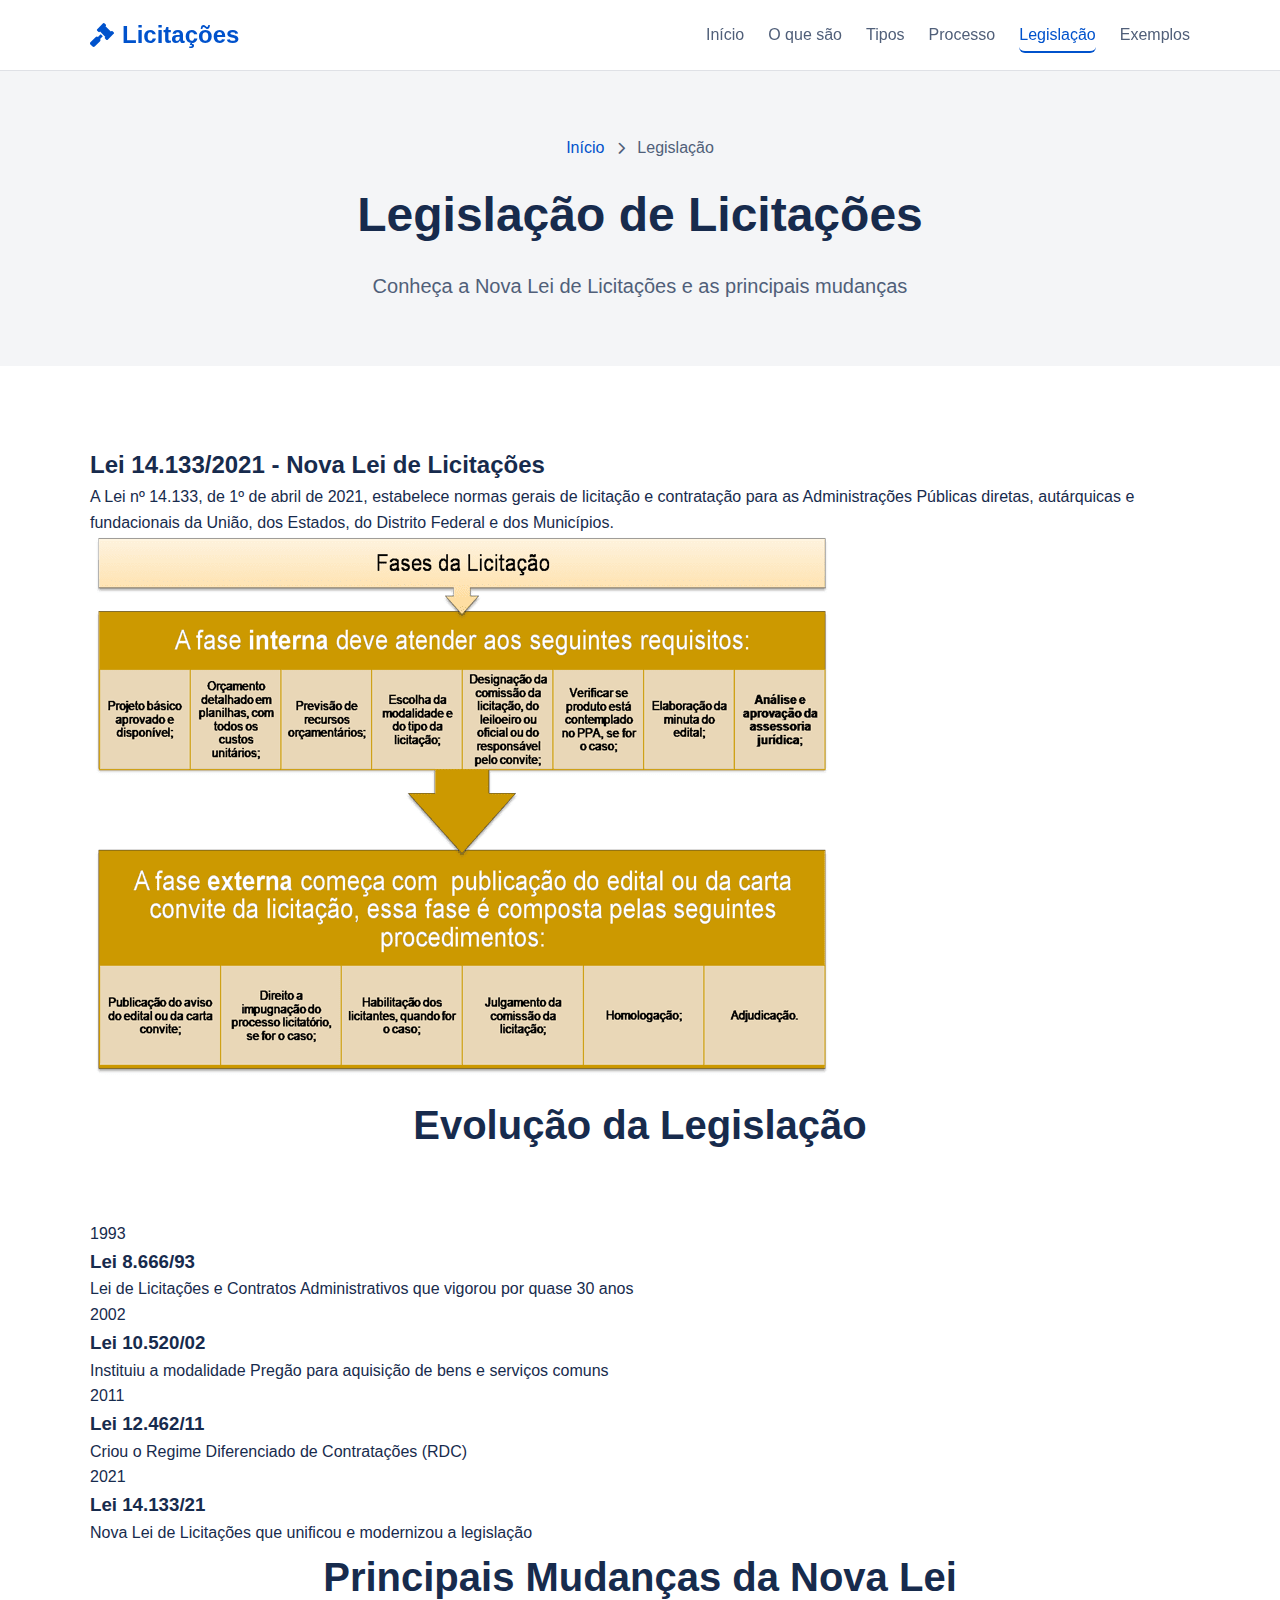
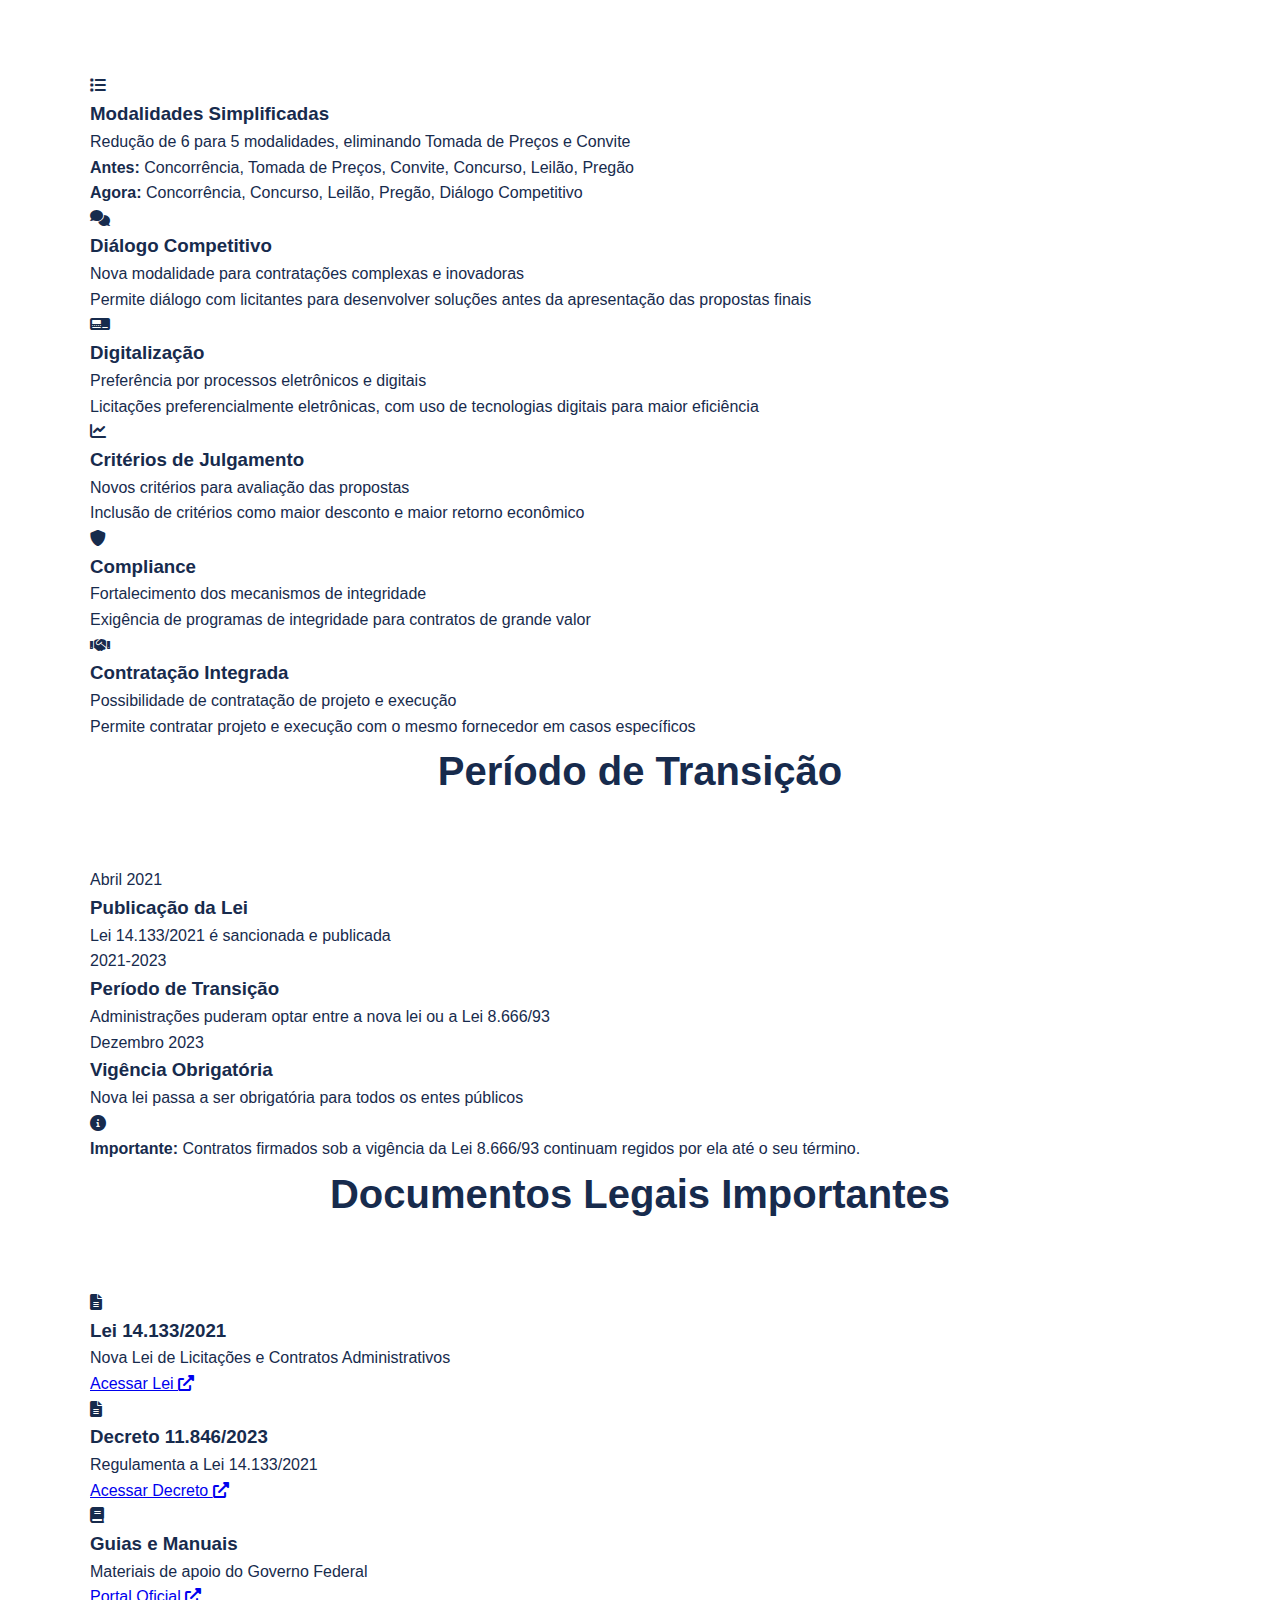
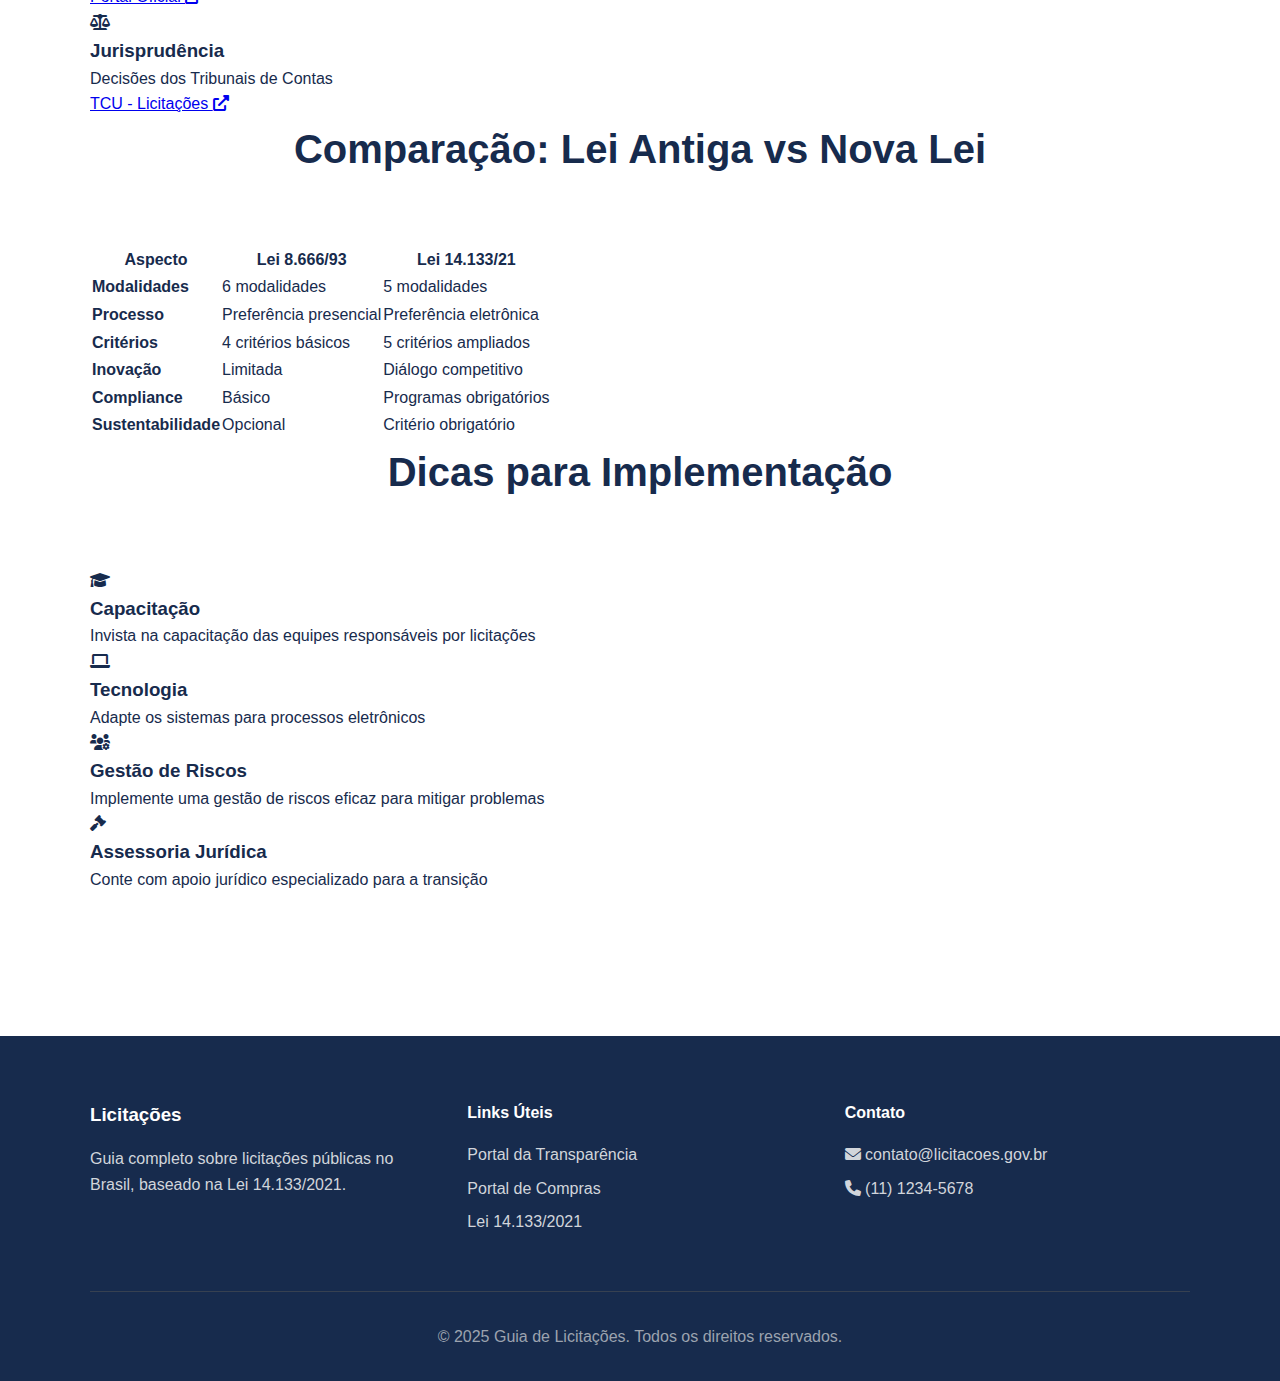
<file: licitacoes_site/legislacao.html>
<!DOCTYPE html>
<html lang="pt-BR">
<head>
    <meta charset="UTF-8">
    <meta name="viewport" content="width=device-width, initial-scale=1.0">
    <title>Legislação - Guia Completo</title>
    <link rel="stylesheet" href="css/style.css">
    <link rel="stylesheet" href="https://cdnjs.cloudflare.com/ajax/libs/font-awesome/6.0.0/css/all.min.css">
</head>
<body>
    <header class="header">
        <nav class="navbar">
            <div class="nav-container">
                <div class="nav-logo">
                    <h1><i class="fas fa-gavel"></i> Licitações</h1>
                </div>
                <ul class="nav-menu">
                    <li class="nav-item">
                        <a href="index.html" class="nav-link">Início</a>
                    </li>
                    <li class="nav-item">
                        <a href="conceito.html" class="nav-link">O que são</a>
                    </li>
                    <li class="nav-item">
                        <a href="tipos.html" class="nav-link">Tipos</a>
                    </li>
                    <li class="nav-item">
                        <a href="processo.html" class="nav-link">Processo</a>
                    </li>
                    <li class="nav-item">
                        <a href="legislacao.html" class="nav-link active">Legislação</a>
                    </li>
                    <li class="nav-item">
                        <a href="exemplos.html" class="nav-link">Exemplos</a>
                    </li>
                </ul>
                <div class="hamburger">
                    <span class="bar"></span>
                    <span class="bar"></span>
                    <span class="bar"></span>
                </div>
            </div>
        </nav>
    </header>

    <main>
        <section class="page-header animate-fade-in-up">
            <div class="container">
                <div class="breadcrumb">
                    <a href="index.html">Início</a> <i class="fas fa-chevron-right"></i> <span>Legislação</span>
                </div>
                <h1 class="page-title">Legislação de Licitações</h1>
                <p class="page-subtitle">Conheça a Nova Lei de Licitações e as principais mudanças</p>
            </div>
        </section>

        <section class="content-section">
            <div class="container">
                <div class="intro-card animate-fade-in-up">
                    <div class="intro-content">
                        <h2>Lei 14.133/2021 - Nova Lei de Licitações</h2>
                        <p>A Lei nº 14.133, de 1º de abril de 2021, estabelece normas gerais de licitação e contratação para as Administrações Públicas diretas, autárquicas e fundacionais da União, dos Estados, do Distrito Federal e dos Municípios.</p>
                    </div>
                    <div class="intro-image">
                        <img src="images/bxTQe7kVqgVY.png" alt="Legislação de Licitações" class="intro-img">
                    </div>
                </div>

                <div class="law-timeline animate-fade-in-up">
                    <h2 class="section-title">Evolução da Legislação</h2>
                    <div class="timeline">
                        <div class="timeline-event animate-fade-in-up">
                            <div class="timeline-date">1993</div>
                            <div class="timeline-content">
                                <h3>Lei 8.666/93</h3>
                                <p>Lei de Licitações e Contratos Administrativos que vigorou por quase 30 anos</p>
                            </div>
                        </div>
                        <div class="timeline-event animate-fade-in-up">
                            <div class="timeline-date">2002</div>
                            <div class="timeline-content">
                                <h3>Lei 10.520/02</h3>
                                <p>Instituiu a modalidade Pregão para aquisição de bens e serviços comuns</p>
                            </div>
                        </div>
                        <div class="timeline-event animate-fade-in-up">
                            <div class="timeline-date">2011</div>
                            <div class="timeline-content">
                                <h3>Lei 12.462/11</h3>
                                <p>Criou o Regime Diferenciado de Contratações (RDC)</p>
                            </div>
                        </div>
                        <div class="timeline-event animate-fade-in-up">
                            <div class="timeline-date">2021</div>
                            <div class="timeline-content">
                                <h3>Lei 14.133/21</h3>
                                <p>Nova Lei de Licitações que unificou e modernizou a legislação</p>
                            </div>
                        </div>
                    </div>
                </div>

                <div class="main-changes animate-fade-in-up">
                    <h2 class="section-title">Principais Mudanças da Nova Lei</h2>
                    <div class="changes-grid">
                        <div class="change-card animate-fade-in-up">
                            <div class="change-icon">
                                <i class="fas fa-list"></i>
                            </div>
                            <h3>Modalidades Simplificadas</h3>
                            <p>Redução de 6 para 5 modalidades, eliminando Tomada de Preços e Convite</p>
                            <div class="change-details">
                                <strong>Antes:</strong> Concorrência, Tomada de Preços, Convite, Concurso, Leilão, Pregão<br>
                                <strong>Agora:</strong> Concorrência, Concurso, Leilão, Pregão, Diálogo Competitivo
                            </div>
                        </div>

                        <div class="change-card animate-fade-in-up">
                            <div class="change-icon">
                                <i class="fas fa-comments"></i>
                            </div>
                            <h3>Diálogo Competitivo</h3>
                            <p>Nova modalidade para contratações complexas e inovadoras</p>
                            <div class="change-details">
                                Permite diálogo com licitantes para desenvolver soluções antes da apresentação das propostas finais
                            </div>
                        </div>

                        <div class="change-card animate-fade-in-up">
                            <div class="change-icon">
                                <i class="fas fa-digital-tachograph"></i>
                            </div>
                            <h3>Digitalização</h3>
                            <p>Preferência por processos eletrônicos e digitais</p>
                            <div class="change-details">
                                Licitações preferencialmente eletrônicas, com uso de tecnologias digitais para maior eficiência
                            </div>
                        </div>

                        <div class="change-card animate-fade-in-up">
                            <div class="change-icon">
                                <i class="fas fa-chart-line"></i>
                            </div>
                            <h3>Critérios de Julgamento</h3>
                            <p>Novos critérios para avaliação das propostas</p>
                            <div class="change-details">
                                Inclusão de critérios como maior desconto e maior retorno econômico
                            </div>
                        </div>

                        <div class="change-card animate-fade-in-up">
                            <div class="change-icon">
                                <i class="fas fa-shield-alt"></i>
                            </div>
                            <h3>Compliance</h3>
                            <p>Fortalecimento dos mecanismos de integridade</p>
                            <div class="change-details">
                                Exigência de programas de integridade para contratos de grande valor
                            </div>
                        </div>

                        <div class="change-card animate-fade-in-up">
                            <div class="change-icon">
                                <i class="fas fa-handshake"></i>
                            </div>
                            <h3>Contratação Integrada</h3>
                            <p>Possibilidade de contratação de projeto e execução</p>
                            <div class="change-details">
                                Permite contratar projeto e execução com o mesmo fornecedor em casos específicos
                            </div>
                        </div>
                    </div>
                </div>

                <div class="transition-period animate-fade-in-up">
                    <h2 class="section-title">Período de Transição</h2>
                    <div class="transition-card">
                        <div class="transition-timeline">
                            <div class="transition-phase animate-fade-in-up">
                                <div class="phase-date">Abril 2021</div>
                                <div class="phase-content">
                                    <h3>Publicação da Lei</h3>
                                    <p>Lei 14.133/2021 é sancionada e publicada</p>
                                </div>
                            </div>
                            <div class="transition-phase animate-fade-in-up">
                                <div class="phase-date">2021-2023</div>
                                <div class="phase-content">
                                    <h3>Período de Transição</h3>
                                    <p>Administrações puderam optar entre a nova lei ou a Lei 8.666/93</p>
                                </div>
                            </div>
                            <div class="transition-phase animate-fade-in-up">
                                <div class="phase-date">Dezembro 2023</div>
                                <div class="phase-content">
                                    <h3>Vigência Obrigatória</h3>
                                    <p>Nova lei passa a ser obrigatória para todos os entes públicos</p>
                                </div>
                            </div>
                        </div>
                        <div class="transition-note">
                            <i class="fas fa-info-circle"></i>
                            <p><strong>Importante:</strong> Contratos firmados sob a vigência da Lei 8.666/93 continuam regidos por ela até o seu término.</p>
                        </div>
                    </div>
                </div>

                <div class="legal-documents animate-fade-in-up">
                    <h2 class="section-title">Documentos Legais Importantes</h2>
                    <div class="documents-grid">
                        <div class="document-card animate-fade-in-up">
                            <div class="document-icon">
                                <i class="fas fa-file-alt"></i>
                            </div>
                            <h3>Lei 14.133/2021</h3>
                            <p>Nova Lei de Licitações e Contratos Administrativos</p>
                            <a href="https://www.planalto.gov.br/ccivil_03/_ato2019-2022/2021/lei/l14133.htm" target="_blank" class="document-link">
                                Acessar Lei <i class="fas fa-external-link-alt"></i>
                            </a>
                        </div>

                        <div class="document-card animate-fade-in-up">
                            <div class="document-icon">
                                <i class="fas fa-file-alt"></i>
                            </div>
                            <h3>Decreto 11.846/2023</h3>
                            <p>Regulamenta a Lei 14.133/2021</p>
                            <a href="https://www.planalto.gov.br/ccivil_03/_ato2023-2026/2023/decreto/d11846.htm" target="_blank" class="document-link">
                                Acessar Decreto <i class="fas fa-external-link-alt"></i>
                            </a>
                        </div>

                        <div class="document-card animate-fade-in-up">
                            <div class="document-icon">
                                <i class="fas fa-book"></i>
                            </div>
                            <h3>Guias e Manuais</h3>
                            <p>Materiais de apoio do Governo Federal</p>
                            <a href="https://www.gov.br/compras/pt-br/nllc" target="_blank" class="document-link">
                                Portal Oficial <i class="fas fa-external-link-alt"></i>
                            </a>
                        </div>

                        <div class="document-card animate-fade-in-up">
                            <div class="document-icon">
                                <i class="fas fa-balance-scale"></i>
                            </div>
                            <h3>Jurisprudência</h3>
                            <p>Decisões dos Tribunais de Contas</p>
                            <a href="https://licitacoesecontratos.tcu.gov.br/" target="_blank" class="document-link">
                                TCU - Licitações <i class="fas fa-external-link-alt"></i>
                            </a>
                        </div>
                    </div>
                </div>

                <div class="comparison-table animate-fade-in-up">
                    <h2 class="section-title">Comparação: Lei Antiga vs Nova Lei</h2>
                    <div class="table-container">
                        <table class="comparison">
                            <thead>
                                <tr>
                                    <th>Aspecto</th>
                                    <th>Lei 8.666/93</th>
                                    <th>Lei 14.133/21</th>
                                </tr>
                            </thead>
                            <tbody>
                                <tr>
                                    <td><strong>Modalidades</strong></td>
                                    <td>6 modalidades</td>
                                    <td>5 modalidades</td>
                                </tr>
                                <tr>
                                    <td><strong>Processo</strong></td>
                                    <td>Preferência presencial</td>
                                    <td>Preferência eletrônica</td>
                                </tr>
                                <tr>
                                    <td><strong>Critérios</strong></td>
                                    <td>4 critérios básicos</td>
                                    <td>5 critérios ampliados</td>
                                </tr>
                                <tr>
                                    <td><strong>Inovação</strong></td>
                                    <td>Limitada</td>
                                    <td>Diálogo competitivo</td>
                                </tr>
                                <tr>
                                    <td><strong>Compliance</strong></td>
                                    <td>Básico</td>
                                    <td>Programas obrigatórios</td>
                                </tr>
                                <tr>
                                    <td><strong>Sustentabilidade</strong></td>
                                    <td>Opcional</td>
                                    <td>Critério obrigatório</td>
                                </tr>
                            </tbody>
                        </table>
                    </div>
                </div>

                <div class="implementation-tips animate-fade-in-up">
                    <h2 class="section-title">Dicas para Implementação</h2>
                    <div class="tips-grid">
                        <div class="tip-card animate-fade-in-up">
                            <i class="fas fa-graduation-cap"></i>
                            <h3>Capacitação</h3>
                            <p>Invista na capacitação das equipes responsáveis por licitações</p>
                        </div>
                        <div class="tip-card animate-fade-in-up">
                            <i class="fas fa-laptop"></i>
                            <h3>Tecnologia</h3>
                            <p>Adapte os sistemas para processos eletrônicos</p>
                        </div>
                        <div class="tip-card animate-fade-in-up">
                            <i class="fas fa-users-cog"></i>
                            <h3>Gestão de Riscos</h3>
                            <p>Implemente uma gestão de riscos eficaz para mitigar problemas</p>
                        </div>
                        <div class="tip-card animate-fade-in-up">
                            <i class="fas fa-gavel"></i>
                            <h3>Assessoria Jurídica</h3>
                            <p>Conte com apoio jurídico especializado para a transição</p>
                        </div>
                    </div>
                </div>
            </div>
        </section>
    </main>

    <footer class="footer">
        <div class="container">
            <div class="footer-content">
                <div class="footer-section">
                    <h3>Licitações</h3>
                    <p>Guia completo sobre licitações públicas no Brasil, baseado na Lei 14.133/2021.</p>
                </div>
                <div class="footer-section">
                    <h4>Links Úteis</h4>
                    <ul>
                        <li><a href="https://portaldatransparencia.gov.br/" target="_blank" rel="noopener noreferrer">Portal da Transparência</a></li>
                        <li><a href="https://www.gov.br/compras/pt-br" target="_blank" rel="noopener noreferrer">Portal de Compras</a></li>
                        <li><a href="https://www.planalto.gov.br/ccivil_03/_ato2019-2022/2021/lei/l14133.htm" target="_blank" rel="noopener noreferrer">Lei 14.133/2021</a></li>
                    </ul>
                </div>
                <div class="footer-section">
                    <h4>Contato</h4>
                    <p><i class="fas fa-envelope"></i> contato@licitacoes.gov.br</p>
                    <p><i class="fas fa-phone"></i> (11) 1234-5678</p>
                </div>
            </div>
            <div class="footer-bottom">
                <p>&copy; 2025 Guia de Licitações. Todos os direitos reservados.</p>
            </div>
        </div>
    </footer>

    <script src="js/script.js"></script>
</body>
</html>
</file>
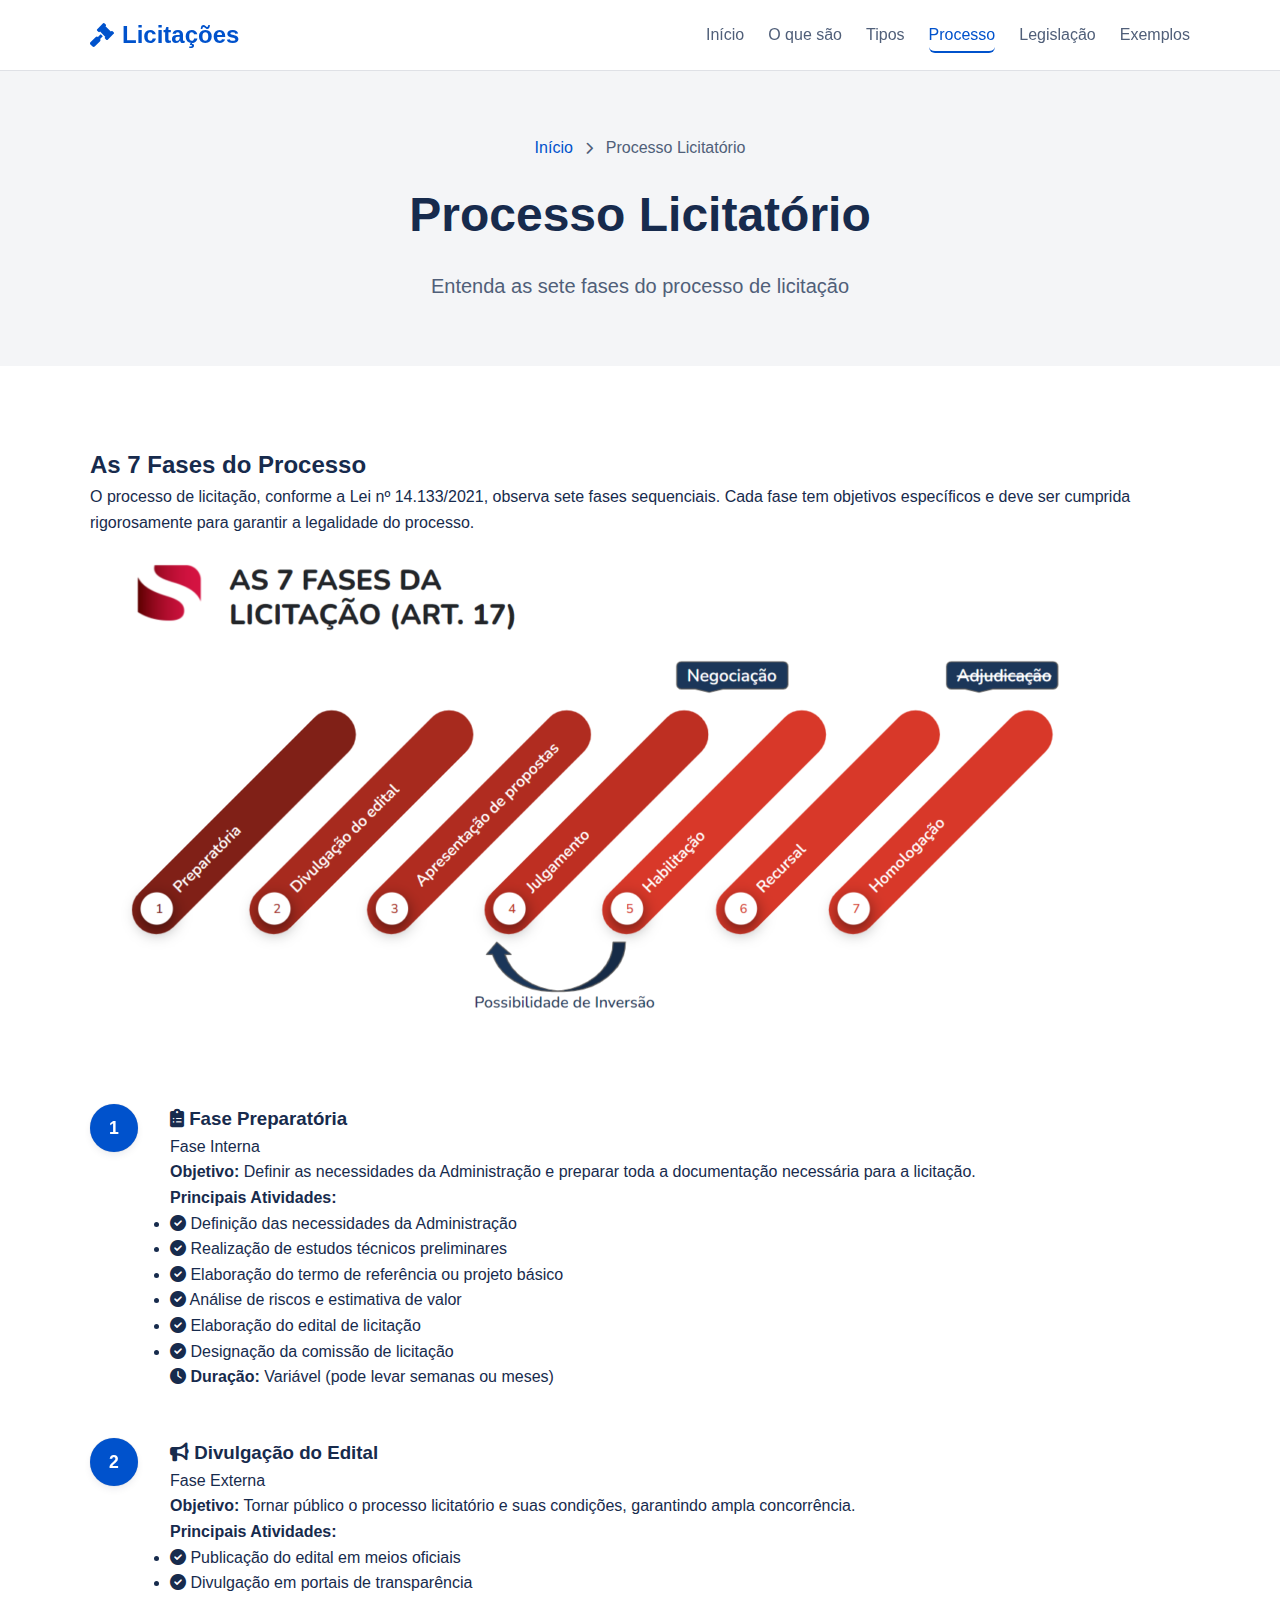
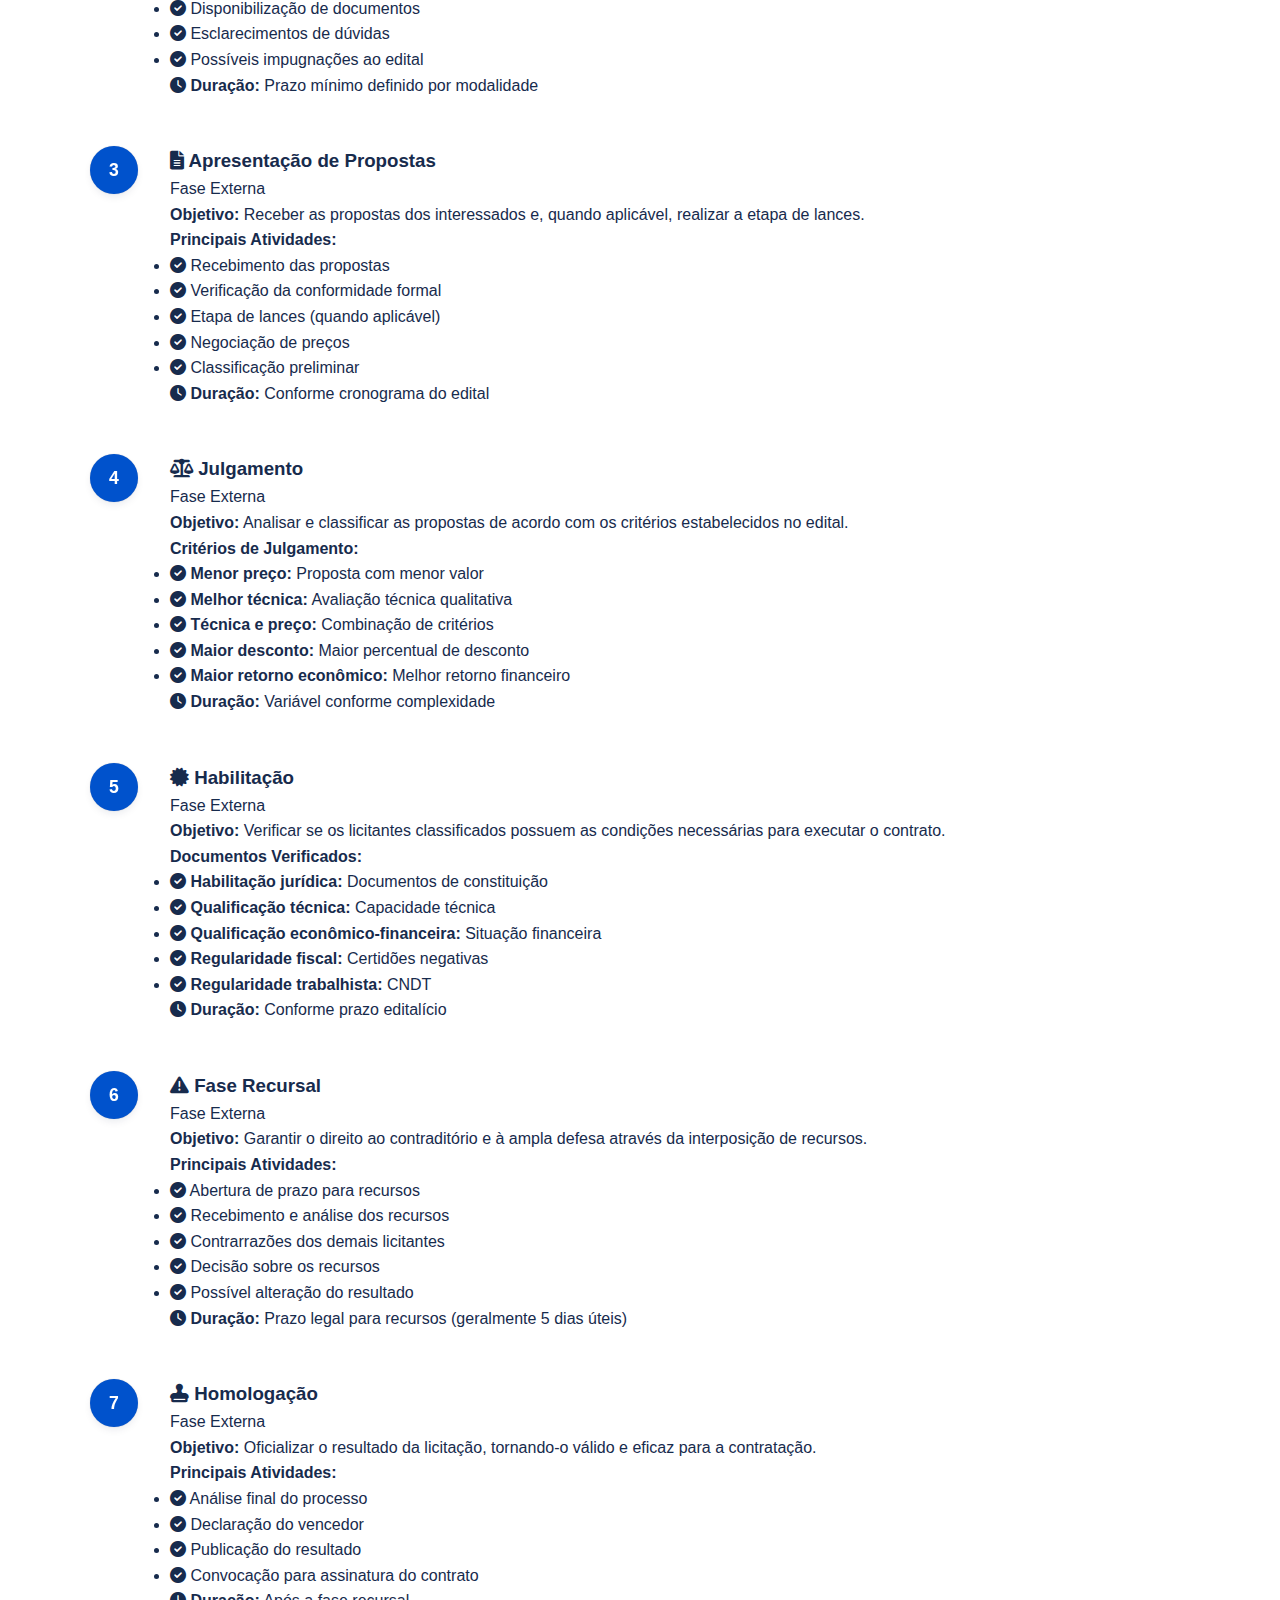
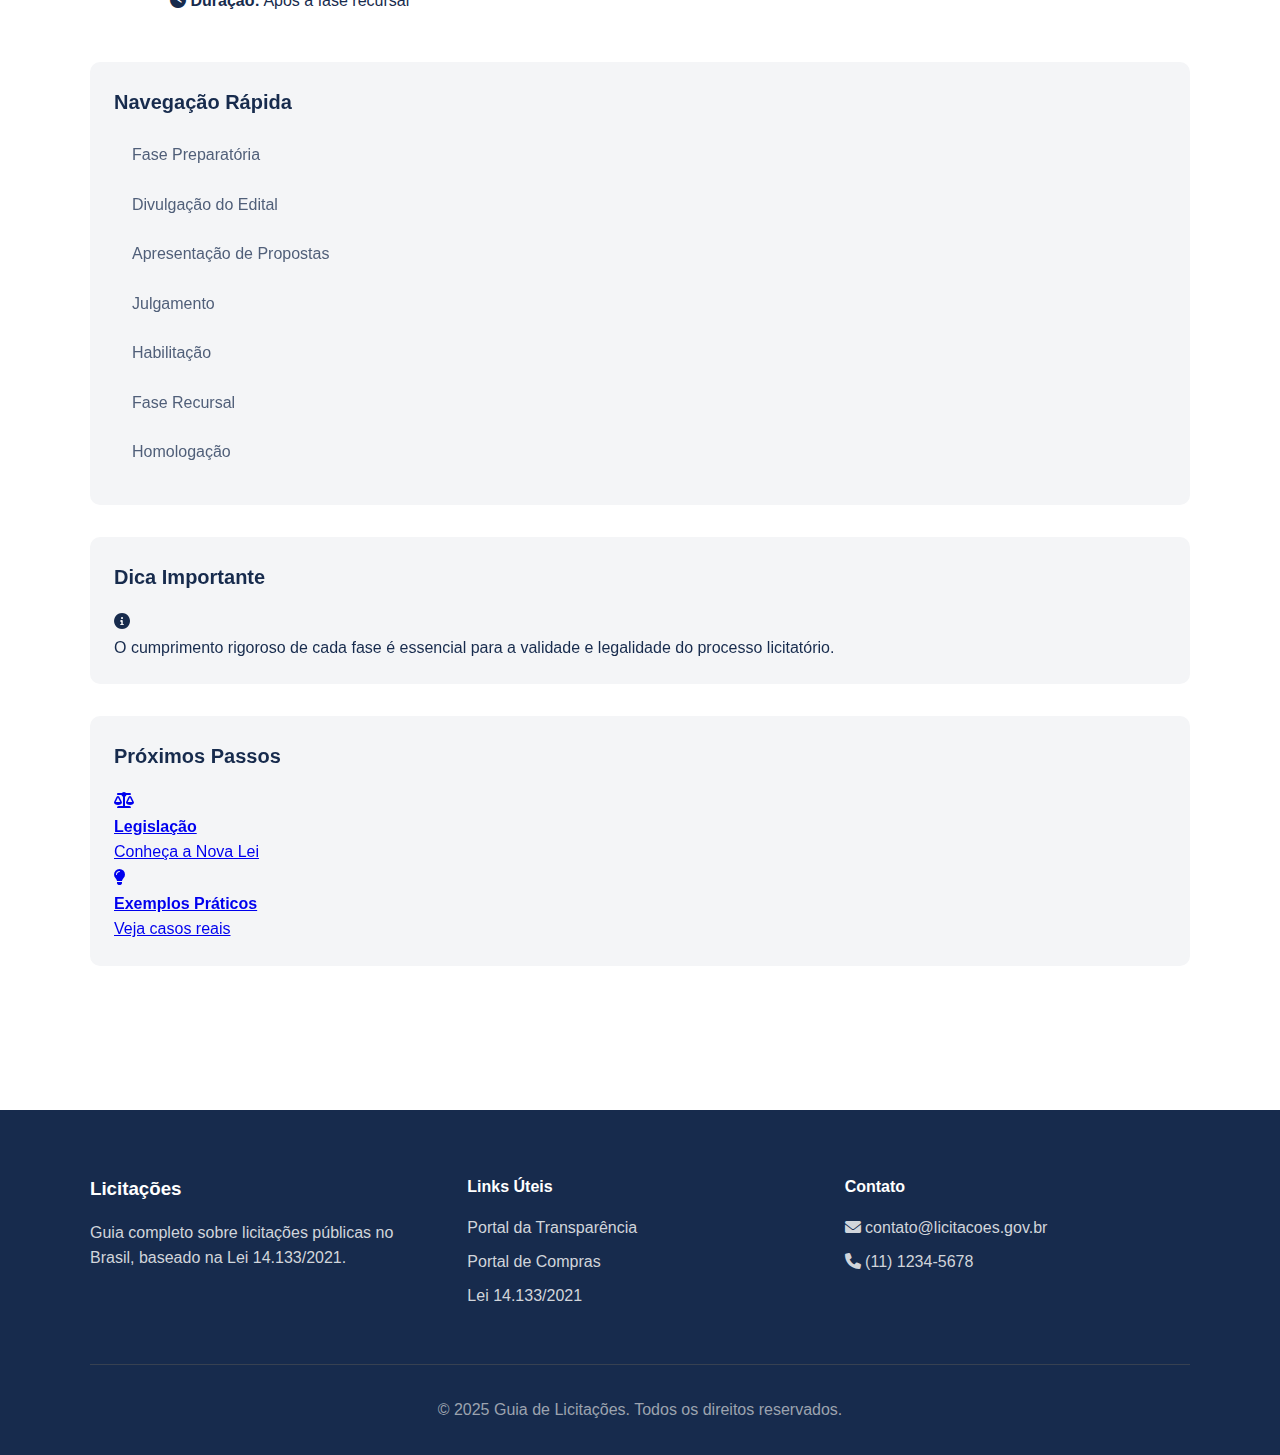
<file: licitacoes_site/processo.html>
<!DOCTYPE html>
<html lang="pt-BR">
<head>
    <meta charset="UTF-8">
    <meta name="viewport" content="width=device-width, initial-scale=1.0">
    <title>Processo Licitatório - Guia Completo</title>
    <link rel="stylesheet" href="css/style.css">
    <link rel="stylesheet" href="https://cdnjs.cloudflare.com/ajax/libs/font-awesome/6.0.0/css/all.min.css">
</head>
<body>
    <header class="header">
        <nav class="navbar">
            <div class="nav-container">
                <div class="nav-logo">
                    <h1><i class="fas fa-gavel"></i> Licitações</h1>
                </div>
                <ul class="nav-menu">
                    <li class="nav-item">
                        <a href="index.html" class="nav-link">Início</a>
                    </li>
                    <li class="nav-item">
                        <a href="conceito.html" class="nav-link">O que são</a>
                    </li>
                    <li class="nav-item">
                        <a href="tipos.html" class="nav-link">Tipos</a>
                    </li>
                    <li class="nav-item">
                        <a href="processo.html" class="nav-link active">Processo</a>
                    </li>
                    <li class="nav-item">
                        <a href="legislacao.html" class="nav-link">Legislação</a>
                    </li>
                    <li class="nav-item">
                        <a href="exemplos.html" class="nav-link">Exemplos</a>
                    </li>
                </ul>
                <div class="hamburger">
                    <span class="bar"></span>
                    <span class="bar"></span>
                    <span class="bar"></span>
                </div>
            </div>
        </nav>
    </header>

    <main>
        <section class="page-header animate-fade-in-up">
            <div class="container">
                <div class="breadcrumb">
                    <a href="index.html">Início</a> <i class="fas fa-chevron-right"></i> <span>Processo Licitatório</span>
                </div>
                <h1 class="page-title">Processo Licitatório</h1>
                <p class="page-subtitle">Entenda as sete fases do processo de licitação</p>
            </div>
        </section>

        <section class="content-section">
            <div class="container">
                <div class="intro-card animate-fade-in-up">
                    <div class="intro-content">
                        <h2>As 7 Fases do Processo</h2>
                        <p>O processo de licitação, conforme a Lei nº 14.133/2021, observa sete fases sequenciais. Cada fase tem objetivos específicos e deve ser cumprida rigorosamente para garantir a legalidade do processo.</p>
                    </div>
                    <div class="intro-image">
                        <img src="images/P8ULaNSteiDC.png" alt="Processo Licitatório" class="intro-img">
                    </div>
                </div>

                <div class="process-timeline">
                    <div class="timeline-item animate-fade-in-up">
                        <div class="timeline-marker">
                            <span class="phase-number">1</span>
                        </div>
                        <div class="timeline-content">
                            <div class="phase-card">
                                <div class="phase-header">
                                    <h3><i class="fas fa-clipboard-list"></i> Fase Preparatória</h3>
                                    <span class="phase-type">Fase Interna</span>
                                </div>
                                <div class="phase-content">
                                    <p><strong>Objetivo:</strong> Definir as necessidades da Administração e preparar toda a documentação necessária para a licitação.</p>
                                    <div class="phase-activities">
                                        <h4>Principais Atividades:</h4>
                                        <ul>
                                            <li><i class="fas fa-check-circle"></i> Definição das necessidades da Administração</li>
                                            <li><i class="fas fa-check-circle"></i> Realização de estudos técnicos preliminares</li>
                                            <li><i class="fas fa-check-circle"></i> Elaboração do termo de referência ou projeto básico</li>
                                            <li><i class="fas fa-check-circle"></i> Análise de riscos e estimativa de valor</li>
                                            <li><i class="fas fa-check-circle"></i> Elaboração do edital de licitação</li>
                                            <li><i class="fas fa-check-circle"></i> Designação da comissão de licitação</li>
                                        </ul>
                                    </div>
                                    <div class="phase-duration">
                                        <i class="fas fa-clock"></i> <strong>Duração:</strong> Variável (pode levar semanas ou meses)
                                    </div>
                                </div>
                            </div>
                        </div>
                    </div>

                    <div class="timeline-item animate-fade-in-up">
                        <div class="timeline-marker">
                            <span class="phase-number">2</span>
                        </div>
                        <div class="timeline-content">
                            <div class="phase-card">
                                <div class="phase-header">
                                    <h3><i class="fas fa-bullhorn"></i> Divulgação do Edital</h3>
                                    <span class="phase-type">Fase Externa</span>
                                </div>
                                <div class="phase-content">
                                    <p><strong>Objetivo:</strong> Tornar público o processo licitatório e suas condições, garantindo ampla concorrência.</p>
                                    <div class="phase-activities">
                                        <h4>Principais Atividades:</h4>
                                        <ul>
                                            <li><i class="fas fa-check-circle"></i> Publicação do edital em meios oficiais</li>
                                            <li><i class="fas fa-check-circle"></i> Divulgação em portais de transparência</li>
                                            <li><i class="fas fa-check-circle"></i> Disponibilização de documentos</li>
                                            <li><i class="fas fa-check-circle"></i> Esclarecimentos de dúvidas</li>
                                            <li><i class="fas fa-check-circle"></i> Possíveis impugnações ao edital</li>
                                        </ul>
                                    </div>
                                    <div class="phase-duration">
                                        <i class="fas fa-clock"></i> <strong>Duração:</strong> Prazo mínimo definido por modalidade
                                    </div>
                                </div>
                            </div>
                        </div>
                    </div>

                    <div class="timeline-item animate-fade-in-up">
                        <div class="timeline-marker">
                            <span class="phase-number">3</span>
                        </div>
                        <div class="timeline-content">
                            <div class="phase-card">
                                <div class="phase-header">
                                    <h3><i class="fas fa-file-alt"></i> Apresentação de Propostas</h3>
                                    <span class="phase-type">Fase Externa</span>
                                </div>
                                <div class="phase-content">
                                    <p><strong>Objetivo:</strong> Receber as propostas dos interessados e, quando aplicável, realizar a etapa de lances.</p>
                                    <div class="phase-activities">
                                        <h4>Principais Atividades:</h4>
                                        <ul>
                                            <li><i class="fas fa-check-circle"></i> Recebimento das propostas</li>
                                            <li><i class="fas fa-check-circle"></i> Verificação da conformidade formal</li>
                                            <li><i class="fas fa-check-circle"></i> Etapa de lances (quando aplicável)</li>
                                            <li><i class="fas fa-check-circle"></i> Negociação de preços</li>
                                            <li><i class="fas fa-check-circle"></i> Classificação preliminar</li>
                                        </ul>
                                    </div>
                                    <div class="phase-duration">
                                        <i class="fas fa-clock"></i> <strong>Duração:</strong> Conforme cronograma do edital
                                    </div>
                                </div>
                            </div>
                        </div>
                    </div>

                    <div class="timeline-item animate-fade-in-up">
                        <div class="timeline-marker">
                            <span class="phase-number">4</span>
                        </div>
                        <div class="timeline-content">
                            <div class="phase-card">
                                <div class="phase-header">
                                    <h3><i class="fas fa-balance-scale"></i> Julgamento</h3>
                                    <span class="phase-type">Fase Externa</span>
                                </div>
                                <div class="phase-content">
                                    <p><strong>Objetivo:</strong> Analisar e classificar as propostas de acordo com os critérios estabelecidos no edital.</p>
                                    <div class="phase-activities">
                                        <h4>Critérios de Julgamento:</h4>
                                        <ul>
                                            <li><i class="fas fa-check-circle"></i> <strong>Menor preço:</strong> Proposta com menor valor</li>
                                            <li><i class="fas fa-check-circle"></i> <strong>Melhor técnica:</strong> Avaliação técnica qualitativa</li>
                                            <li><i class="fas fa-check-circle"></i> <strong>Técnica e preço:</strong> Combinação de critérios</li>
                                            <li><i class="fas fa-check-circle"></i> <strong>Maior desconto:</strong> Maior percentual de desconto</li>
                                            <li><i class="fas fa-check-circle"></i> <strong>Maior retorno econômico:</strong> Melhor retorno financeiro</li>
                                        </ul>
                                    </div>
                                    <div class="phase-duration">
                                        <i class="fas fa-clock"></i> <strong>Duração:</strong> Variável conforme complexidade
                                    </div>
                                </div>
                            </div>
                        </div>
                    </div>

                    <div class="timeline-item animate-fade-in-up">
                        <div class="timeline-marker">
                            <span class="phase-number">5</span>
                        </div>
                        <div class="timeline-content">
                            <div class="phase-card">
                                <div class="phase-header">
                                    <h3><i class="fas fa-certificate"></i> Habilitação</h3>
                                    <span class="phase-type">Fase Externa</span>
                                </div>
                                <div class="phase-content">
                                    <p><strong>Objetivo:</strong> Verificar se os licitantes classificados possuem as condições necessárias para executar o contrato.</p>
                                    <div class="phase-activities">
                                        <h4>Documentos Verificados:</h4>
                                        <ul>
                                            <li><i class="fas fa-check-circle"></i> <strong>Habilitação jurídica:</strong> Documentos de constituição</li>
                                            <li><i class="fas fa-check-circle"></i> <strong>Qualificação técnica:</strong> Capacidade técnica</li>
                                            <li><i class="fas fa-check-circle"></i> <strong>Qualificação econômico-financeira:</strong> Situação financeira</li>
                                            <li><i class="fas fa-check-circle"></i> <strong>Regularidade fiscal:</strong> Certidões negativas</li>
                                            <li><i class="fas fa-check-circle"></i> <strong>Regularidade trabalhista:</strong> CNDT</li>
                                        </ul>
                                    </div>
                                    <div class="phase-duration">
                                        <i class="fas fa-clock"></i> <strong>Duração:</strong> Conforme prazo editalício
                                    </div>
                                </div>
                            </div>
                        </div>
                    </div>

                    <div class="timeline-item animate-fade-in-up">
                        <div class="timeline-marker">
                            <span class="phase-number">6</span>
                        </div>
                        <div class="timeline-content">
                            <div class="phase-card">
                                <div class="phase-header">
                                    <h3><i class="fas fa-exclamation-triangle"></i> Fase Recursal</h3>
                                    <span class="phase-type">Fase Externa</span>
                                </div>
                                <div class="phase-content">
                                    <p><strong>Objetivo:</strong> Garantir o direito ao contraditório e à ampla defesa através da interposição de recursos.</p>
                                    <div class="phase-activities">
                                        <h4>Principais Atividades:</h4>
                                        <ul>
                                            <li><i class="fas fa-check-circle"></i> Abertura de prazo para recursos</li>
                                            <li><i class="fas fa-check-circle"></i> Recebimento e análise dos recursos</li>
                                            <li><i class="fas fa-check-circle"></i> Contrarrazões dos demais licitantes</li>
                                            <li><i class="fas fa-check-circle"></i> Decisão sobre os recursos</li>
                                            <li><i class="fas fa-check-circle"></i> Possível alteração do resultado</li>
                                        </ul>
                                    </div>
                                    <div class="phase-duration">
                                        <i class="fas fa-clock"></i> <strong>Duração:</strong> Prazo legal para recursos (geralmente 5 dias úteis)
                                    </div>
                                </div>
                            </div>
                        </div>
                    </div>

                    <div class="timeline-item animate-fade-in-up">
                        <div class="timeline-marker">
                            <span class="phase-number">7</span>
                        </div>
                        <div class="timeline-content">
                            <div class="phase-card">
                                <div class="phase-header">
                                    <h3><i class="fas fa-stamp"></i> Homologação</h3>
                                    <span class="phase-type">Fase Externa</span>
                                </div>
                                <div class="phase-content">
                                    <p><strong>Objetivo:</strong> Oficializar o resultado da licitação, tornando-o válido e eficaz para a contratação.</p>
                                    <div class="phase-activities">
                                        <h4>Principais Atividades:</h4>
                                        <ul>
                                            <li><i class="fas fa-check-circle"></i> Análise final do processo</li>
                                            <li><i class="fas fa-check-circle"></i> Declaração do vencedor</li>
                                            <li><i class="fas fa-check-circle"></i> Publicação do resultado</li>
                                            <li><i class="fas fa-check-circle"></i> Convocação para assinatura do contrato</li>
                                        </ul>
                                    </div>
                                    <div class="phase-duration">
                                        <i class="fas fa-clock"></i> <strong>Duração:</strong> Após a fase recursal
                                    </div>
                                </div>
                            </div>
                        </div>
                    </div>
                </div>

                <div class="content-sidebar">
                    <div class="sidebar-card animate-fade-in-up">
                        <h3>Navegação Rápida</h3>
                        <ul class="sidebar-nav">
                            <li><a href="#fase-preparatoria">Fase Preparatória</a></li>
                            <li><a href="#divulgacao-edital">Divulgação do Edital</a></li>
                            <li><a href="#apresentacao-propostas">Apresentação de Propostas</a></li>
                            <li><a href="#julgamento">Julgamento</a></li>
                            <li><a href="#habilitacao">Habilitação</a></li>
                            <li><a href="#fase-recursal">Fase Recursal</a></li>
                            <li><a href="#homologacao">Homologação</a></li>
                        </ul>
                    </div>

                    <div class="sidebar-card animate-fade-in-up">
                        <h3>Dica Importante</h3>
                        <div class="tip-box">
                            <i class="fas fa-info-circle"></i>
                            <p>O cumprimento rigoroso de cada fase é essencial para a validade e legalidade do processo licitatório.</p>
                        </div>
                    </div>

                    <div class="sidebar-card animate-fade-in-up">
                        <h3>Próximos Passos</h3>
                        <div class="next-steps">
                            <a href="legislacao.html" class="next-step-link">
                                <i class="fas fa-balance-scale"></i>
                                <div>
                                    <h4>Legislação</h4>
                                    <p>Conheça a Nova Lei</p>
                                </div>
                            </a>
                            <a href="exemplos.html" class="next-step-link">
                                <i class="fas fa-lightbulb"></i>
                                <div>
                                    <h4>Exemplos Práticos</h4>
                                    <p>Veja casos reais</p>
                                </div>
                            </a>
                        </div>
                    </div>
                </div>
            </div>
        </section>
    </main>

    <footer class="footer">
        <div class="container">
            <div class="footer-content">
                <div class="footer-section">
                    <h3>Licitações</h3>
                    <p>Guia completo sobre licitações públicas no Brasil, baseado na Lei 14.133/2021.</p>
                </div>
                <div class="footer-section">
                    <h4>Links Úteis</h4>
                    <ul>
                        <li><a href="https://portaldatransparencia.gov.br/" target="_blank" rel="noopener noreferrer">Portal da Transparência</a></li>
                        <li><a href="https://www.gov.br/compras/pt-br" target="_blank" rel="noopener noreferrer">Portal de Compras</a></li>
                        <li><a href="https://www.planalto.gov.br/ccivil_03/_ato2019-2022/2021/lei/l14133.htm" target="_blank" rel="noopener noreferrer">Lei 14.133/2021</a></li>
                    </ul>
                </div>
                <div class="footer-section">
                    <h4>Contato</h4>
                    <p><i class="fas fa-envelope"></i> contato@licitacoes.gov.br</p>
                    <p><i class="fas fa-phone"></i> (11) 1234-5678</p>
                </div>
            </div>
            <div class="footer-bottom">
                <p>&copy; 2025 Guia de Licitações. Todos os direitos reservados.</p>
            </div>
        </div>
    </footer>

    <script src="js/script.js"></script>
</body>
</html>
</file>
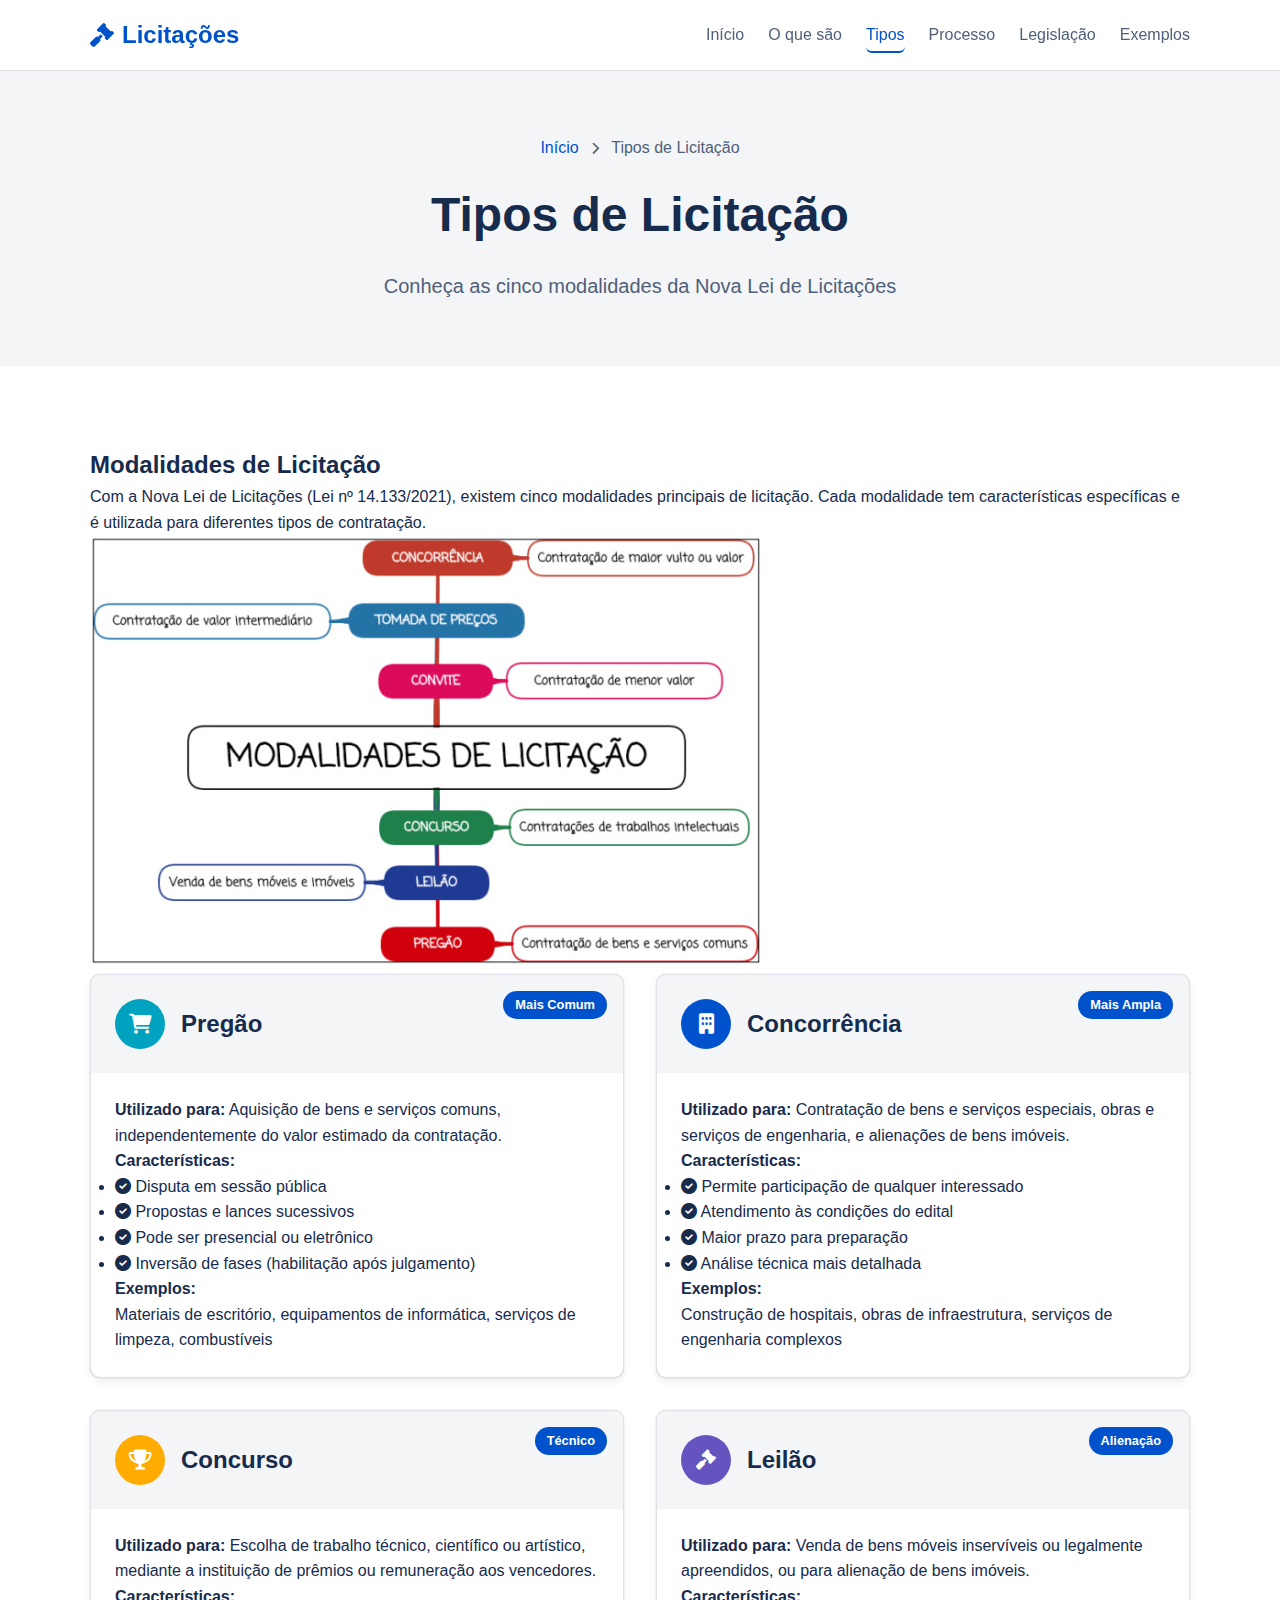
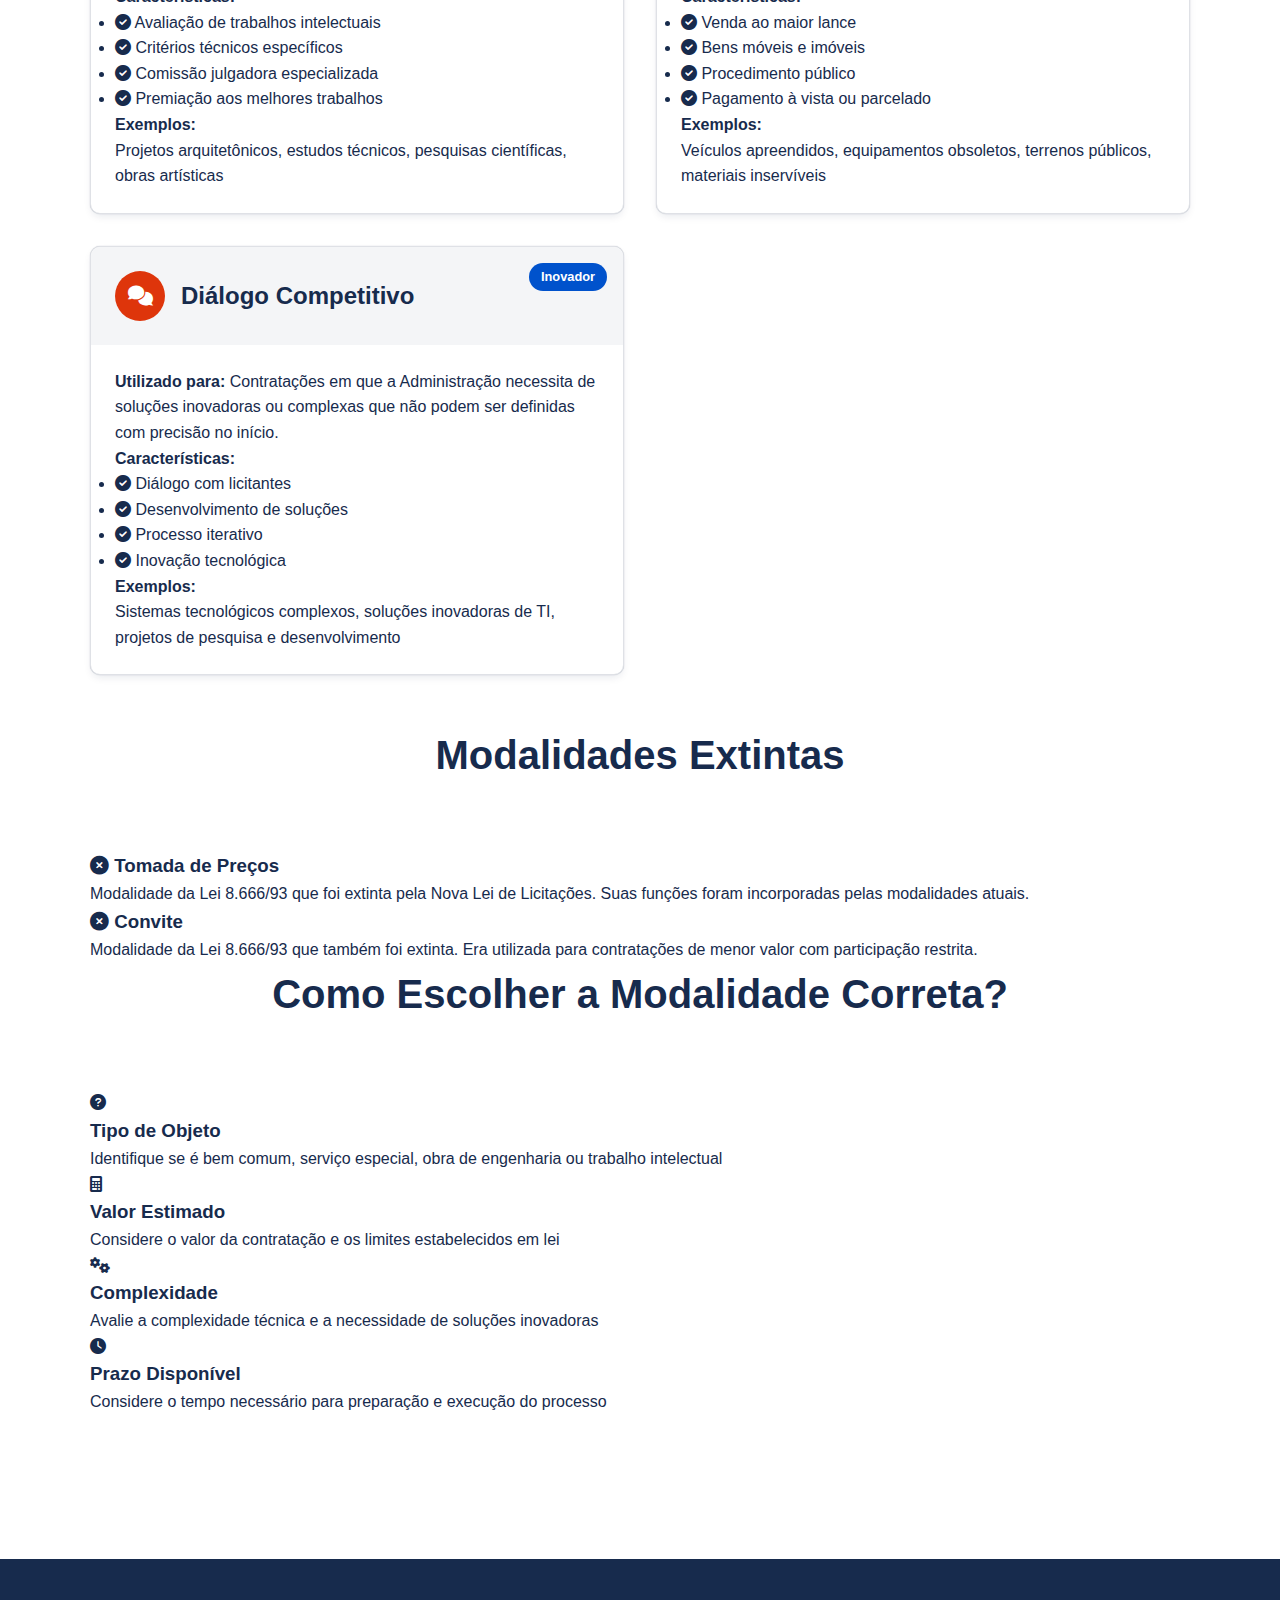
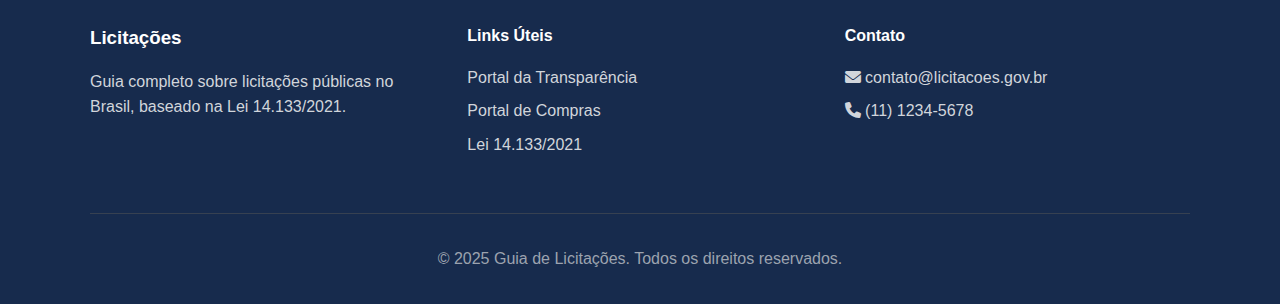
<file: licitacoes_site/tipos.html>
<!DOCTYPE html>
<html lang="pt-BR">
<head>
    <meta charset="UTF-8">
    <meta name="viewport" content="width=device-width, initial-scale=1.0">
    <title>Tipos de Licitação - Guia Completo</title>
    <link rel="stylesheet" href="css/style.css">
    <link rel="stylesheet" href="https://cdnjs.cloudflare.com/ajax/libs/font-awesome/6.0.0/css/all.min.css">
</head>
<body>
    <header class="header">
        <nav class="navbar">
            <div class="nav-container">
                <div class="nav-logo">
                    <h1><i class="fas fa-gavel"></i> Licitações</h1>
                </div>
                <ul class="nav-menu">
                    <li class="nav-item">
                        <a href="index.html" class="nav-link">Início</a>
                    </li>
                    <li class="nav-item">
                        <a href="conceito.html" class="nav-link">O que são</a>
                    </li>
                    <li class="nav-item">
                        <a href="tipos.html" class="nav-link active">Tipos</a>
                    </li>
                    <li class="nav-item">
                        <a href="processo.html" class="nav-link">Processo</a>
                    </li>
                    <li class="nav-item">
                        <a href="legislacao.html" class="nav-link">Legislação</a>
                    </li>
                    <li class="nav-item">
                        <a href="exemplos.html" class="nav-link">Exemplos</a>
                    </li>
                </ul>
                <div class="hamburger">
                    <span class="bar"></span>
                    <span class="bar"></span>
                    <span class="bar"></span>
                </div>
            </div>
        </nav>
    </header>

    <main>
        <section class="page-header animate-fade-in-up">
            <div class="container">
                <div class="breadcrumb">
                    <a href="index.html">Início</a> <i class="fas fa-chevron-right"></i> <span>Tipos de Licitação</span>
                </div>
                <h1 class="page-title">Tipos de Licitação</h1>
                <p class="page-subtitle">Conheça as cinco modalidades da Nova Lei de Licitações</p>
            </div>
        </section>

        <section class="content-section">
            <div class="container">
                <div class="intro-card animate-fade-in-up">
                    <div class="intro-content">
                        <h2>Modalidades de Licitação</h2>
                        <p>Com a Nova Lei de Licitações (Lei nº 14.133/2021), existem cinco modalidades principais de licitação. Cada modalidade tem características específicas e é utilizada para diferentes tipos de contratação.</p>
                    </div>
                    <div class="intro-image">
                        <img src="images/2VF980Jb0PhC.jpg" alt="Modalidades de Licitação" class="intro-img">
                    </div>
                </div>

                <div class="modalities-grid">
                    <div class="modality-card animate-fade-in-up">
                        <div class="modality-header">
                            <div class="modality-icon pregao">
                                <i class="fas fa-shopping-cart"></i>
                            </div>
                            <h3>Pregão</h3>
                            <span class="modality-badge">Mais Comum</span>
                        </div>
                        <div class="modality-content">
                            <p><strong>Utilizado para:</strong> Aquisição de bens e serviços comuns, independentemente do valor estimado da contratação.</p>
                            <div class="modality-features">
                                <h4>Características:</h4>
                                <ul>
                                    <li><i class="fas fa-check-circle"></i> Disputa em sessão pública</li>
                                    <li><i class="fas fa-check-circle"></i> Propostas e lances sucessivos</li>
                                    <li><i class="fas fa-check-circle"></i> Pode ser presencial ou eletrônico</li>
                                    <li><i class="fas fa-check-circle"></i> Inversão de fases (habilitação após julgamento)</li>
                                </ul>
                            </div>
                            <div class="modality-examples">
                                <h4>Exemplos:</h4>
                                <p>Materiais de escritório, equipamentos de informática, serviços de limpeza, combustíveis</p>
                            </div>
                        </div>
                    </div>

                    <div class="modality-card animate-fade-in-up">
                        <div class="modality-header">
                            <div class="modality-icon concorrencia">
                                <i class="fas fa-building"></i>
                            </div>
                            <h3>Concorrência</h3>
                            <span class="modality-badge">Mais Ampla</span>
                        </div>
                        <div class="modality-content">
                            <p><strong>Utilizado para:</strong> Contratação de bens e serviços especiais, obras e serviços de engenharia, e alienações de bens imóveis.</p>
                            <div class="modality-features">
                                <h4>Características:</h4>
                                <ul>
                                    <li><i class="fas fa-check-circle"></i> Permite participação de qualquer interessado</li>
                                    <li><i class="fas fa-check-circle"></i> Atendimento às condições do edital</li>
                                    <li><i class="fas fa-check-circle"></i> Maior prazo para preparação</li>
                                    <li><i class="fas fa-check-circle"></i> Análise técnica mais detalhada</li>
                                </ul>
                            </div>
                            <div class="modality-examples">
                                <h4>Exemplos:</h4>
                                <p>Construção de hospitais, obras de infraestrutura, serviços de engenharia complexos</p>
                            </div>
                        </div>
                    </div>

                    <div class="modality-card animate-fade-in-up">
                        <div class="modality-header">
                            <div class="modality-icon concurso">
                                <i class="fas fa-trophy"></i>
                            </div>
                            <h3>Concurso</h3>
                            <span class="modality-badge">Técnico</span>
                        </div>
                        <div class="modality-content">
                            <p><strong>Utilizado para:</strong> Escolha de trabalho técnico, científico ou artístico, mediante a instituição de prêmios ou remuneração aos vencedores.</p>
                            <div class="modality-features">
                                <h4>Características:</h4>
                                <ul>
                                    <li><i class="fas fa-check-circle"></i> Avaliação de trabalhos intelectuais</li>
                                    <li><i class="fas fa-check-circle"></i> Critérios técnicos específicos</li>
                                    <li><i class="fas fa-check-circle"></i> Comissão julgadora especializada</li>
                                    <li><i class="fas fa-check-circle"></i> Premiação aos melhores trabalhos</li>
                                </ul>
                            </div>
                            <div class="modality-examples">
                                <h4>Exemplos:</h4>
                                <p>Projetos arquitetônicos, estudos técnicos, pesquisas científicas, obras artísticas</p>
                            </div>
                        </div>
                    </div>

                    <div class="modality-card animate-fade-in-up">
                        <div class="modality-header">
                            <div class="modality-icon leilao">
                                <i class="fas fa-gavel"></i>
                            </div>
                            <h3>Leilão</h3>
                            <span class="modality-badge">Alienação</span>
                        </div>
                        <div class="modality-content">
                            <p><strong>Utilizado para:</strong> Venda de bens móveis inservíveis ou legalmente apreendidos, ou para alienação de bens imóveis.</p>
                            <div class="modality-features">
                                <h4>Características:</h4>
                                <ul>
                                    <li><i class="fas fa-check-circle"></i> Venda ao maior lance</li>
                                    <li><i class="fas fa-check-circle"></i> Bens móveis e imóveis</li>
                                    <li><i class="fas fa-check-circle"></i> Procedimento público</li>
                                    <li><i class="fas fa-check-circle"></i> Pagamento à vista ou parcelado</li>
                                </ul>
                            </div>
                            <div class="modality-examples">
                                <h4>Exemplos:</h4>
                                <p>Veículos apreendidos, equipamentos obsoletos, terrenos públicos, materiais inservíveis</p>
                            </div>
                        </div>
                    </div>

                    <div class="modality-card animate-fade-in-up">
                        <div class="modality-header">
                            <div class="modality-icon dialogo">
                                <i class="fas fa-comments"></i>
                            </div>
                            <h3>Diálogo Competitivo</h3>
                            <span class="modality-badge">Inovador</span>
                        </div>
                        <div class="modality-content">
                            <p><strong>Utilizado para:</strong> Contratações em que a Administração necessita de soluções inovadoras ou complexas que não podem ser definidas com precisão no início.</p>
                            <div class="modality-features">
                                <h4>Características:</h4>
                                <ul>
                                    <li><i class="fas fa-check-circle"></i> Diálogo com licitantes</li>
                                    <li><i class="fas fa-check-circle"></i> Desenvolvimento de soluções</li>
                                    <li><i class="fas fa-check-circle"></i> Processo iterativo</li>
                                    <li><i class="fas fa-check-circle"></i> Inovação tecnológica</li>
                                </ul>
                            </div>
                            <div class="modality-examples">
                                <h4>Exemplos:</h4>
                                <p>Sistemas tecnológicos complexos, soluções inovadoras de TI, projetos de pesquisa e desenvolvimento</p>
                            </div>
                        </div>
                    </div>
                </div>

                <div class="comparison-section animate-fade-in-up">
                    <h2 class="section-title">Modalidades Extintas</h2>
                    <div class="extinct-modalities">
                        <div class="extinct-card animate-fade-in-up">
                            <h3><i class="fas fa-times-circle"></i> Tomada de Preços</h3>
                            <p>Modalidade da Lei 8.666/93 que foi extinta pela Nova Lei de Licitações. Suas funções foram incorporadas pelas modalidades atuais.</p>
                        </div>
                        <div class="extinct-card animate-fade-in-up">
                            <h3><i class="fas fa-times-circle"></i> Convite</h3>
                            <p>Modalidade da Lei 8.666/93 que também foi extinta. Era utilizada para contratações de menor valor com participação restrita.</p>
                        </div>
                    </div>
                </div>

                <div class="selection-guide animate-fade-in-up">
                    <h2 class="section-title">Como Escolher a Modalidade Correta?</h2>
                    <div class="guide-grid">
                        <div class="guide-item animate-fade-in-up">
                            <div class="guide-icon">
                                <i class="fas fa-question-circle"></i>
                            </div>
                            <h3>Tipo de Objeto</h3>
                            <p>Identifique se é bem comum, serviço especial, obra de engenharia ou trabalho intelectual</p>
                        </div>
                        <div class="guide-item animate-fade-in-up">
                            <div class="guide-icon">
                                <i class="fas fa-calculator"></i>
                            </div>
                            <h3>Valor Estimado</h3>
                            <p>Considere o valor da contratação e os limites estabelecidos em lei</p>
                        </div>
                        <div class="guide-item animate-fade-in-up">
                            <div class="guide-icon">
                                <i class="fas fa-cogs"></i>
                            </div>
                            <h3>Complexidade</h3>
                            <p>Avalie a complexidade técnica e a necessidade de soluções inovadoras</p>
                        </div>
                        <div class="guide-item animate-fade-in-up">
                            <div class="guide-icon">
                                <i class="fas fa-clock"></i>
                            </div>
                            <h3>Prazo Disponível</h3>
                            <p>Considere o tempo necessário para preparação e execução do processo</p>
                        </div>
                    </div>
                </div>
            </div>
        </section>
    </main>

    <footer class="footer">
        <div class="container">
            <div class="footer-content">
                <div class="footer-section">
                    <h3>Licitações</h3>
                    <p>Guia completo sobre licitações públicas no Brasil, baseado na Lei 14.133/2021.</p>
                </div>
                <div class="footer-section">
                    <h4>Links Úteis</h4>
                    <ul>
                        <li><a href="https://portaldatransparencia.gov.br/" target="_blank" rel="noopener noreferrer">Portal da Transparência</a></li>
                        <li><a href="https://www.gov.br/compras/pt-br" target="_blank" rel="noopener noreferrer">Portal de Compras</a></li>
                        <li><a href="https://www.planalto.gov.br/ccivil_03/_ato2019-2022/2021/lei/l14133.htm" target="_blank" rel="noopener noreferrer">Lei 14.133/2021</a></li>
                    </ul>
                </div>
                <div class="footer-section">
                    <h4>Contato</h4>
                    <p><i class="fas fa-envelope"></i> contato@licitacoes.gov.br</p>
                    <p><i class="fas fa-phone"></i> (11) 1234-5678</p>
                </div>
            </div>
            <div class="footer-bottom">
                <p>&copy; 2025 Guia de Licitações. Todos os direitos reservados.</p>
            </div>
        </div>
    </footer>

    <script src="js/script.js"></script>
</body>
</html>
</file>
<file: licitacoes_site/css/style.css>
/* Reset e configurações básicas */
* {
    margin: 0;
    padding: 0;
    box-sizing: border-box;
}

:root {
    --primary-color: #0052cc;
    --primary-dark: #003e99;
    --secondary-color: #00a3bf;
    --accent-color: #ffab00;
    --text-primary: #172b4d;
    --text-secondary: #505f79;
    --text-light: #6b778c;
    --bg-primary: #ffffff;
    --bg-secondary: #f4f5f7;
    --bg-accent: #e9f2ff;
    --border-color: #dfe1e6;
    --shadow-sm: 0 1px 2px 0 rgba(9, 30, 66, 0.05);
    --shadow-md: 0 4px 8px -2px rgba(9, 30, 66, 0.1), 0 0 1px 0 rgba(9, 30, 66, 0.31);
    --shadow-lg: 0 12px 24px -4px rgba(9, 30, 66, 0.15), 0 0 1px 0 rgba(9, 30, 66, 0.31);
    --shadow-xl: 0 20px 32px -8px rgba(9, 30, 66, 0.25), 0 0 1px 0 rgba(9, 30, 66, 0.31);
    --border-radius: 6px;
    --border-radius-lg: 10px;
    --transition: all 0.25s cubic-bezier(0.4, 0, 0.2, 1);
}

body {
    font-family: -apple-system, BlinkMacSystemFont, "Segoe UI", Roboto, "Helvetica Neue", Arial, sans-serif;
    line-height: 1.6;
    color: var(--text-primary);
    background-color: var(--bg-primary);
    -webkit-font-smoothing: antialiased;
    -moz-osx-font-smoothing: grayscale;
}

.container {
    max-width: 1140px;
    margin: 0 auto;
    padding: 0 20px;
}

/* Header e Navegação */
.header {
    background: rgba(255, 255, 255, 0.8);
    backdrop-filter: blur(10px);
    box-shadow: none;
    border-bottom: 1px solid var(--border-color);
    position: sticky;
    top: 0;
    z-index: 1000;
    transition: var(--transition);
}

.navbar {
    padding: 1rem 0;
}

.nav-container {
    display: flex;
    justify-content: space-between;
    align-items: center;
    max-width: 1140px;
    margin: 0 auto;
    padding: 0 20px;
}

.nav-logo h1 {
    color: var(--primary-color);
    font-size: 1.5rem;
    font-weight: 600;
    display: flex;
    align-items: center;
    gap: 0.5rem;
}

.nav-menu {
    display: flex;
    list-style: none;
    gap: 1.5rem;
    align-items: center;
}

.nav-link {
    text-decoration: none;
    color: var(--text-secondary);
    font-weight: 500;
    padding: 0.5rem 0;
    border-radius: var(--border-radius);
    transition: var(--transition);
    position: relative;
    border-bottom: 2px solid transparent;
}

.nav-link:hover,
.nav-link.active {
    color: var(--primary-color);
    border-bottom-color: var(--primary-color);
}

.hamburger {
    display: none;
    flex-direction: column;
    cursor: pointer;
    gap: 5px;
}

.bar {
    width: 25px;
    height: 2px;
    background-color: var(--text-primary);
    transition: var(--transition);
}

/* Hero Section */
.hero {
    background: var(--bg-secondary);
    padding: 6rem 0;
    text-align: center;
}

.hero-container {
    max-width: 800px;
    margin: 0 auto;
    padding: 0 20px;
}

.hero-title {
    font-size: 3.5rem;
    font-weight: 700;
    line-height: 1.1;
    margin-bottom: 1.5rem;
    color: var(--text-primary);
}

.highlight {
    color: var(--primary-color);
    position: relative;
}

.hero-description {
    font-size: 1.25rem;
    color: var(--text-secondary);
    margin-bottom: 2.5rem;
    line-height: 1.6;
}

.hero-buttons {
    display: flex;
    gap: 1rem;
    justify-content: center;
    flex-wrap: wrap;
}

.btn {
    display: inline-flex;
    align-items: center;
    gap: 0.5rem;
    padding: 0.8rem 1.8rem;
    border-radius: var(--border-radius);
    text-decoration: none;
    font-weight: 500;
    transition: var(--transition);
    border: 1px solid transparent;
    cursor: pointer;
    font-size: 1rem;
}

.btn-primary {
    background-color: var(--primary-color);
    color: white;
    box-shadow: var(--shadow-sm);
}

.btn-primary:hover {
    background-color: var(--primary-dark);
    transform: translateY(-2px);
    box-shadow: var(--shadow-md);
}

.btn-secondary {
    background-color: transparent;
    color: var(--primary-color);
    border-color: var(--primary-color);
}

.btn-secondary:hover {
    background-color: var(--primary-color);
    color: white;
    transform: translateY(-2px);
}

/* Features Section */
.features {
    padding: 6rem 0;
    background-color: var(--bg-primary);
}

.section-title {
    text-align: center;
    font-size: 2.5rem;
    font-weight: 600;
    margin-bottom: 4rem;
    color: var(--text-primary);
}

.features-grid {
    display: grid;
    grid-template-columns: repeat(auto-fit, minmax(300px, 1fr));
    gap: 2rem;
}

.feature-card {
    background: var(--bg-primary);
    padding: 2rem;
    border-radius: var(--border-radius-lg);
    box-shadow: var(--shadow-md);
    transition: var(--transition);
    border: 1px solid var(--border-color);
    text-align: center;
}

.feature-card:hover {
    transform: translateY(-5px);
    box-shadow: var(--shadow-lg);
}

.feature-icon {
    width: 60px;
    height: 60px;
    background: var(--bg-accent);
    border-radius: 50%;
    display: flex;
    align-items: center;
    justify-content: center;
    margin: 0 auto 1.5rem;
    color: var(--primary-color);
    font-size: 1.75rem;
}

.feature-card h3 {
    font-size: 1.25rem;
    font-weight: 600;
    margin-bottom: 1rem;
    color: var(--text-primary);
}

.feature-card p {
    color: var(--text-secondary);
    margin-bottom: 1.5rem;
    line-height: 1.6;
}

.feature-link {
    color: var(--primary-color);
    text-decoration: none;
    font-weight: 500;
    display: inline-flex;
    align-items: center;
    gap: 0.5rem;
    transition: var(--transition);
}

.feature-link:hover {
    gap: 0.75rem;
}

/* Stats Section */
.stats {
    padding: 5rem 0;
    background: var(--bg-secondary);
}

.stats-grid {
    display: grid;
    grid-template-columns: repeat(auto-fit, minmax(200px, 1fr));
    gap: 2rem;
    text-align: center;
}

.stat-item {
    padding: 1.5rem;
}

.stat-number {
    font-size: 3.5rem;
    font-weight: 600;
    margin-bottom: 0.5rem;
    color: var(--primary-color);
}

.stat-label {
    font-size: 1.1rem;
    color: var(--text-secondary);
}

/* Page Header */
.page-header {
    background: var(--bg-secondary);
    padding: 4rem 0;
    text-align: center;
}

.breadcrumb {
    margin-bottom: 1rem;
    color: var(--text-secondary);
}

.breadcrumb a {
    color: var(--primary-color);
    text-decoration: none;
}

.breadcrumb i {
    margin: 0 0.5rem;
    font-size: 0.8rem;
}

.page-title {
    font-size: 3rem;
    font-weight: 600;
    margin-bottom: 1rem;
    color: var(--text-primary);
}

.page-subtitle {
    font-size: 1.25rem;
    color: var(--text-secondary);
    max-width: 600px;
    margin: 0 auto;
}

/* Content Sections */
.content-section {
    padding: 5rem 0;
}

.content-grid {
    display: grid;
    grid-template-columns: 3fr 1fr;
    gap: 4rem;
}

.content-main {
    display: flex;
    flex-direction: column;
    gap: 3rem;
}

.content-card {
    background: var(--bg-primary);
    padding: 2.5rem;
    border-radius: var(--border-radius-lg);
    box-shadow: var(--shadow-md);
    border: 1px solid var(--border-color);
}

.content-card h2 {
    font-size: 2rem;
    font-weight: 600;
    margin-bottom: 1.5rem;
    color: var(--text-primary);
}

.content-card p {
    margin-bottom: 1rem;
    line-height: 1.7;
    color: var(--text-secondary);
}

.highlight-box {
    background: var(--bg-accent);
    padding: 1.5rem;
    border-radius: var(--border-radius);
    border-left: 4px solid var(--primary-color);
    margin: 1.5rem 0;
    display: flex;
    align-items: flex-start;
    gap: 1rem;
}

.highlight-box i {
    color: var(--primary-color);
    font-size: 1.25rem;
    margin-top: 0.25rem;
}

/* Sidebar */
.content-sidebar {
    position: sticky;
    top: 100px;
    display: flex;
    flex-direction: column;
    gap: 2rem;
}

.sidebar-card {
    background: var(--bg-secondary);
    padding: 1.5rem;
    border-radius: var(--border-radius-lg);
}

.sidebar-card h3 {
    font-size: 1.25rem;
    font-weight: 600;
    margin-bottom: 1rem;
    color: var(--text-primary);
}

.sidebar-nav {
    list-style: none;
}

.sidebar-nav li {
    margin-bottom: 0.5rem;
}

.sidebar-nav a {
    color: var(--text-secondary);
    text-decoration: none;
    padding: 0.5rem 0;
    display: block;
    transition: var(--transition);
    border-left: 2px solid transparent;
    padding-left: 1rem;
}

.sidebar-nav a:hover {
    color: var(--primary-color);
    padding-left: 1.25rem;
    border-left-color: var(--primary-color);
}

/* Modalities Grid */
.modalities-grid {
    display: grid;
    grid-template-columns: repeat(auto-fit, minmax(350px, 1fr));
    gap: 2rem;
    margin-bottom: 3rem;
}

.modality-card {
    background: var(--bg-primary);
    border-radius: var(--border-radius-lg);
    box-shadow: var(--shadow-md);
    overflow: hidden;
    transition: var(--transition);
    border: 1px solid var(--border-color);
}

.modality-card:hover {
    transform: translateY(-5px);
    box-shadow: var(--shadow-lg);
}

.modality-header {
    padding: 1.5rem;
    background: var(--bg-secondary);
    display: flex;
    align-items: center;
    gap: 1rem;
    position: relative;
}

.modality-icon {
    width: 50px;
    height: 50px;
    border-radius: 50%;
    display: flex;
    align-items: center;
    justify-content: center;
    color: white;
    font-size: 1.25rem;
}

.modality-icon.pregao { background: #00a3bf; }
.modality-icon.concorrencia { background: #0052cc; }
.modality-icon.concurso { background: #ffab00; }
.modality-icon.leilao { background: #6554c0; }
.modality-icon.dialogo { background: #de350b; }

.modality-header h3 {
    font-size: 1.5rem;
    font-weight: 600;
    color: var(--text-primary);
}

.modality-badge {
    position: absolute;
    top: 1rem;
    right: 1rem;
    background: var(--primary-color);
    color: white;
    padding: 0.25rem 0.75rem;
    border-radius: 20px;
    font-size: 0.8rem;
    font-weight: 600;
}

.modality-content {
    padding: 1.5rem;
}

/* Process Timeline */
.process-timeline {
    margin: 3rem 0;
}

.timeline-item {
    display: flex;
    gap: 2rem;
    margin-bottom: 3rem;
    position: relative;
}

.timeline-item:not(:last-child)::after {
    content: 
    position: absolute;
    left: 24px;
    top: 60px;
    width: 2px;
    height: calc(100% + 1rem);
    background: var(--border-color);
}

.timeline-marker {
    flex-shrink: 0;
    width: 48px;
    height: 48px;
    background: var(--primary-color);
    border-radius: 50%;
    display: flex;
    align-items: center;
    justify-content: center;
    color: white;
    font-weight: 700;
    font-size: 1.1rem;
    box-shadow: var(--shadow-md);
    z-index: 1;
    position: relative;
}

/* Footer */
.footer {
    background: var(--text-primary);
    color: white;
    padding: 4rem 0 2rem;
    margin-top: 4rem;
}

.footer-content {
    display: grid;
    grid-template-columns: repeat(auto-fit, minmax(250px, 1fr));
    gap: 2rem;
    margin-bottom: 3rem;
}

.footer-section h3,
.footer-section h4 {
    margin-bottom: 1rem;
    color: white;
}

.footer-section p {
    color: #d1d5db;
    line-height: 1.6;
    margin-bottom: 0.5rem;
}

.footer-section ul {
    list-style: none;
}

.footer-section li {
    margin-bottom: 0.5rem;
}

.footer-section a {
    color: #d1d5db;
    text-decoration: none;
    transition: var(--transition);
}

.footer-section a:hover {
    color: var(--primary-color);
}

.footer-bottom {
    border-top: 1px solid #374151;
    padding-top: 2rem;
    text-align: center;
    color: #9ca3af;
}

/* Responsive Design */
@media (max-width: 992px) {
    .content-grid {
        grid-template-columns: 1fr;
    }
    .content-sidebar {
        position: static;
    }
}

@media (max-width: 768px) {
    .nav-menu {
        position: fixed;
        left: -100%;
        top: 65px;
        flex-direction: column;
        background-color: var(--bg-primary);
        width: 100%;
        text-align: center;
        transition: 0.3s;
        box-shadow: var(--shadow-lg);
        padding: 2rem 0;
    }

    .nav-menu.active {
        left: 0;
    }

    .hamburger {
        display: flex;
    }

    .hamburger.active .bar:nth-child(2) {
        opacity: 0;
    }

    .hamburger.active .bar:nth-child(1) {
        transform: translateY(7px) rotate(45deg);
    }

    .hamburger.active .bar:nth-child(3) {
        transform: translateY(-7px) rotate(-45deg);
    }

    .hero-title {
        font-size: 2.5rem;
    }
}

@media (max-width: 480px) {
    .hero-title {
        font-size: 2rem;
    }

    .page-title {
        font-size: 2.25rem;
    }

    .section-title {
        font-size: 2rem;
    }
}

/* Animações */
@keyframes fadeInUp {
    from {
        opacity: 0;
        transform: translateY(20px);
    }
    to {
        opacity: 1;
        transform: translateY(0);
    }
}

.animate-fade-in-up {
    animation: fadeInUp 0.5s ease-out forwards;
}

/* Scroll suave */
html {
    scroll-behavior: smooth;
}

/* Melhorias de acessibilidade */
.sr-only {
    position: absolute;
    width: 1px;
    height: 1px;
    padding: 0;
    margin: -1px;
    overflow: hidden;
    clip: rect(0, 0, 0, 0);
    white-space: nowrap;
    border: 0;
}

/* Focus states */
a:focus-visible,
button:focus-visible,
input:focus-visible,
textarea:focus-visible {
    outline: 2px solid var(--primary-color);
    outline-offset: 2px;
    box-shadow: 0 0 0 4px rgba(0, 82, 204, 0.3);
}
</file>
<file: site_licitacoes_monetizacao/licitacoes_site/css/style.css>
/* Reset e configurações básicas */
* {
    margin: 0;
    padding: 0;
    box-sizing: border-box;
}

:root {
    --primary-color: #0052cc;
    --primary-dark: #003e99;
    --secondary-color: #00a3bf;
    --accent-color: #ffab00;
    --text-primary: #172b4d;
    --text-secondary: #505f79;
    --text-light: #6b778c;
    --bg-primary: #ffffff;
    --bg-secondary: #f4f5f7;
    --bg-accent: #e9f2ff;
    --border-color: #dfe1e6;
    --shadow-sm: 0 1px 2px 0 rgba(9, 30, 66, 0.05);
    --shadow-md: 0 4px 8px -2px rgba(9, 30, 66, 0.1), 0 0 1px 0 rgba(9, 30, 66, 0.31);
    --shadow-lg: 0 12px 24px -4px rgba(9, 30, 66, 0.15), 0 0 1px 0 rgba(9, 30, 66, 0.31);
    --shadow-xl: 0 20px 32px -8px rgba(9, 30, 66, 0.25), 0 0 1px 0 rgba(9, 30, 66, 0.31);
    --border-radius: 6px;
    --border-radius-lg: 10px;
    --transition: all 0.25s cubic-bezier(0.4, 0, 0.2, 1);
}

body {
    font-family: -apple-system, BlinkMacSystemFont, "Segoe UI", Roboto, "Helvetica Neue", Arial, sans-serif;
    line-height: 1.6;
    color: var(--text-primary);
    background-color: var(--bg-primary);
    -webkit-font-smoothing: antialiased;
    -moz-osx-font-smoothing: grayscale;
}

.container {
    max-width: 1140px;
    margin: 0 auto;
    padding: 0 20px;
}

/* Header e Navegação */
.header {
    background: rgba(255, 255, 255, 0.8);
    backdrop-filter: blur(10px);
    box-shadow: none;
    border-bottom: 1px solid var(--border-color);
    position: sticky;
    top: 0;
    z-index: 1000;
    transition: var(--transition);
}

.navbar {
    padding: 1rem 0;
}

.nav-container {
    display: flex;
    justify-content: space-between;
    align-items: center;
    max-width: 1140px;
    margin: 0 auto;
    padding: 0 20px;
}

.nav-logo h1 {
    color: var(--primary-color);
    font-size: 1.5rem;
    font-weight: 600;
    display: flex;
    align-items: center;
    gap: 0.5rem;
}

.nav-menu {
    display: flex;
    list-style: none;
    gap: 1.5rem;
    align-items: center;
}

.nav-link {
    text-decoration: none;
    color: var(--text-secondary);
    font-weight: 500;
    padding: 0.5rem 0;
    border-radius: var(--border-radius);
    transition: var(--transition);
    position: relative;
    border-bottom: 2px solid transparent;
}

.nav-link:hover,
.nav-link.active {
    color: var(--primary-color);
    border-bottom-color: var(--primary-color);
}

.hamburger {
    display: none;
    flex-direction: column;
    cursor: pointer;
    gap: 5px;
}

.bar {
    width: 25px;
    height: 2px;
    background-color: var(--text-primary);
    transition: var(--transition);
}

/* Hero Section */
.hero {
    background: var(--bg-secondary);
    padding: 6rem 0;
    text-align: center;
}

.hero-container {
    max-width: 800px;
    margin: 0 auto;
    padding: 0 20px;
}

.hero-title {
    font-size: 3.5rem;
    font-weight: 700;
    line-height: 1.1;
    margin-bottom: 1.5rem;
    color: var(--text-primary);
}

.highlight {
    color: var(--primary-color);
    position: relative;
}

.hero-description {
    font-size: 1.25rem;
    color: var(--text-secondary);
    margin-bottom: 2.5rem;
    line-height: 1.6;
}

.hero-buttons {
    display: flex;
    gap: 1rem;
    justify-content: center;
    flex-wrap: wrap;
}

.btn {
    display: inline-flex;
    align-items: center;
    gap: 0.5rem;
    padding: 0.8rem 1.8rem;
    border-radius: var(--border-radius);
    text-decoration: none;
    font-weight: 500;
    transition: var(--transition);
    border: 1px solid transparent;
    cursor: pointer;
    font-size: 1rem;
}

.btn-primary {
    background-color: var(--primary-color);
    color: white;
    box-shadow: var(--shadow-sm);
}

.btn-primary:hover {
    background-color: var(--primary-dark);
    transform: translateY(-2px);
    box-shadow: var(--shadow-md);
}

.btn-secondary {
    background-color: transparent;
    color: var(--primary-color);
    border-color: var(--primary-color);
}

.btn-secondary:hover {
    background-color: var(--primary-color);
    color: white;
    transform: translateY(-2px);
}

/* Features Section */
.features {
    padding: 6rem 0;
    background-color: var(--bg-primary);
}

.section-title {
    text-align: center;
    font-size: 2.5rem;
    font-weight: 600;
    margin-bottom: 4rem;
    color: var(--text-primary);
}

.features-grid {
    display: grid;
    grid-template-columns: repeat(auto-fit, minmax(300px, 1fr));
    gap: 2rem;
}

.feature-card {
    background: var(--bg-primary);
    padding: 2rem;
    border-radius: var(--border-radius-lg);
    box-shadow: var(--shadow-md);
    transition: var(--transition);
    border: 1px solid var(--border-color);
    text-align: center;
}

.feature-card:hover {
    transform: translateY(-5px);
    box-shadow: var(--shadow-lg);
}

.feature-icon {
    width: 60px;
    height: 60px;
    background: var(--bg-accent);
    border-radius: 50%;
    display: flex;
    align-items: center;
    justify-content: center;
    margin: 0 auto 1.5rem;
    color: var(--primary-color);
    font-size: 1.75rem;
}

.feature-card h3 {
    font-size: 1.25rem;
    font-weight: 600;
    margin-bottom: 1rem;
    color: var(--text-primary);
}

.feature-card p {
    color: var(--text-secondary);
    margin-bottom: 1.5rem;
    line-height: 1.6;
}

.feature-link {
    color: var(--primary-color);
    text-decoration: none;
    font-weight: 500;
    display: inline-flex;
    align-items: center;
    gap: 0.5rem;
    transition: var(--transition);
}

.feature-link:hover {
    gap: 0.75rem;
}

/* Stats Section */
.stats {
    padding: 5rem 0;
    background: var(--bg-secondary);
}

.stats-grid {
    display: grid;
    grid-template-columns: repeat(auto-fit, minmax(200px, 1fr));
    gap: 2rem;
    text-align: center;
}

.stat-item {
    padding: 1.5rem;
}

.stat-number {
    font-size: 3.5rem;
    font-weight: 600;
    margin-bottom: 0.5rem;
    color: var(--primary-color);
}

.stat-label {
    font-size: 1.1rem;
    color: var(--text-secondary);
}

/* Page Header */
.page-header {
    background: var(--bg-secondary);
    padding: 4rem 0;
    text-align: center;
}

.breadcrumb {
    margin-bottom: 1rem;
    color: var(--text-secondary);
}

.breadcrumb a {
    color: var(--primary-color);
    text-decoration: none;
}

.breadcrumb i {
    margin: 0 0.5rem;
    font-size: 0.8rem;
}

.page-title {
    font-size: 3rem;
    font-weight: 600;
    margin-bottom: 1rem;
    color: var(--text-primary);
}

.page-subtitle {
    font-size: 1.25rem;
    color: var(--text-secondary);
    max-width: 600px;
    margin: 0 auto;
}

/* Content Sections */
.content-section {
    padding: 5rem 0;
}

.content-grid {
    display: grid;
    grid-template-columns: 3fr 1fr;
    gap: 4rem;
}

.content-main {
    display: flex;
    flex-direction: column;
    gap: 3rem;
}

.content-card {
    background: var(--bg-primary);
    padding: 2.5rem;
    border-radius: var(--border-radius-lg);
    box-shadow: var(--shadow-md);
    border: 1px solid var(--border-color);
}

.content-card h2 {
    font-size: 2rem;
    font-weight: 600;
    margin-bottom: 1.5rem;
    color: var(--text-primary);
}

.content-card p {
    margin-bottom: 1rem;
    line-height: 1.7;
    color: var(--text-secondary);
}

.highlight-box {
    background: var(--bg-accent);
    padding: 1.5rem;
    border-radius: var(--border-radius);
    border-left: 4px solid var(--primary-color);
    margin: 1.5rem 0;
    display: flex;
    align-items: flex-start;
    gap: 1rem;
}

.highlight-box i {
    color: var(--primary-color);
    font-size: 1.25rem;
    margin-top: 0.25rem;
}

/* Sidebar */
.content-sidebar {
    position: sticky;
    top: 100px;
    display: flex;
    flex-direction: column;
    gap: 2rem;
}

.sidebar-card {
    background: var(--bg-secondary);
    padding: 1.5rem;
    border-radius: var(--border-radius-lg);
}

.sidebar-card h3 {
    font-size: 1.25rem;
    font-weight: 600;
    margin-bottom: 1rem;
    color: var(--text-primary);
}

.sidebar-nav {
    list-style: none;
}

.sidebar-nav li {
    margin-bottom: 0.5rem;
}

.sidebar-nav a {
    color: var(--text-secondary);
    text-decoration: none;
    padding: 0.5rem 0;
    display: block;
    transition: var(--transition);
    border-left: 2px solid transparent;
    padding-left: 1rem;
}

.sidebar-nav a:hover {
    color: var(--primary-color);
    padding-left: 1.25rem;
    border-left-color: var(--primary-color);
}

/* Modalities Grid */
.modalities-grid {
    display: grid;
    grid-template-columns: repeat(auto-fit, minmax(350px, 1fr));
    gap: 2rem;
    margin-bottom: 3rem;
}

.modality-card {
    background: var(--bg-primary);
    border-radius: var(--border-radius-lg);
    box-shadow: var(--shadow-md);
    overflow: hidden;
    transition: var(--transition);
    border: 1px solid var(--border-color);
}

.modality-card:hover {
    transform: translateY(-5px);
    box-shadow: var(--shadow-lg);
}

.modality-header {
    padding: 1.5rem;
    background: var(--bg-secondary);
    display: flex;
    align-items: center;
    gap: 1rem;
    position: relative;
}

.modality-icon {
    width: 50px;
    height: 50px;
    border-radius: 50%;
    display: flex;
    align-items: center;
    justify-content: center;
    color: white;
    font-size: 1.25rem;
}

.modality-icon.pregao { background: #00a3bf; }
.modality-icon.concorrencia { background: #0052cc; }
.modality-icon.concurso { background: #ffab00; }
.modality-icon.leilao { background: #6554c0; }
.modality-icon.dialogo { background: #de350b; }

.modality-header h3 {
    font-size: 1.5rem;
    font-weight: 600;
    color: var(--text-primary);
}

.modality-badge {
    position: absolute;
    top: 1rem;
    right: 1rem;
    background: var(--primary-color);
    color: white;
    padding: 0.25rem 0.75rem;
    border-radius: 20px;
    font-size: 0.8rem;
    font-weight: 600;
}

.modality-content {
    padding: 1.5rem;
}

/* Process Timeline */
.process-timeline {
    margin: 3rem 0;
}

.timeline-item {
    display: flex;
    gap: 2rem;
    margin-bottom: 3rem;
    position: relative;
}

.timeline-item:not(:last-child)::after {
    content: '';
    position: absolute;
    left: 24px;
    top: 60px;
    width: 2px;
    height: calc(100% + 1rem);
    background: var(--border-color);
}

.timeline-marker {
    flex-shrink: 0;
    width: 48px;
    height: 48px;
    background: var(--primary-color);
    border-radius: 50%;
    display: flex;
    align-items: center;
    justify-content: center;
    color: white;
    font-weight: 700;
    font-size: 1.1rem;
    box-shadow: var(--shadow-md);
    z-index: 1;
    position: relative;
}

/* Footer */
.footer {
    background: var(--text-primary);
    color: white;
    padding: 4rem 0 2rem;
    margin-top: 4rem;
}

.footer-content {
    display: grid;
    grid-template-columns: repeat(auto-fit, minmax(250px, 1fr));
    gap: 2rem;
    margin-bottom: 3rem;
}

.footer-section h3,
.footer-section h4 {
    margin-bottom: 1rem;
    color: white;
}

.footer-section p {
    color: #d1d5db;
    line-height: 1.6;
    margin-bottom: 0.5rem;
}

.footer-section ul {
    list-style: none;
}

.footer-section li {
    margin-bottom: 0.5rem;
}

.footer-section a {
    color: #d1d5db;
    text-decoration: none;
    transition: var(--transition);
}

.footer-section a:hover {
    color: var(--primary-color);
}

.footer-bottom {
    border-top: 1px solid #374151;
    padding-top: 2rem;
    text-align: center;
    color: #9ca3af;
}

/* Responsive Design */
@media (max-width: 992px) {
    .content-grid {
        grid-template-columns: 1fr;
    }
    .content-sidebar {
        position: static;
    }
}

@media (max-width: 768px) {
    .nav-menu {
        position: fixed;
        left: -100%;
        top: 65px;
        flex-direction: column;
        background-color: var(--bg-primary);
        width: 100%;
        text-align: center;
        transition: 0.3s;
        box-shadow: var(--shadow-lg);
        padding: 2rem 0;
    }

    .nav-menu.active {
        left: 0;
    }

    .hamburger {
        display: flex;
    }

    .hamburger.active .bar:nth-child(2) {
        opacity: 0;
    }

    .hamburger.active .bar:nth-child(1) {
        transform: translateY(7px) rotate(45deg);
    }

    .hamburger.active .bar:nth-child(3) {
        transform: translateY(-7px) rotate(-45deg);
    }

    .hero-title {
        font-size: 2.5rem;
    }
}

@media (max-width: 480px) {
    .hero-title {
        font-size: 2rem;
    }

    .page-title {
        font-size: 2.25rem;
    }

    .section-title {
        font-size: 2rem;
    }
}

/* Animações */
@keyframes fadeInUp {
    from {
        opacity: 0;
        transform: translateY(20px);
    }
    to {
        opacity: 1;
        transform: translateY(0);
    }
}

.animate-fade-in-up {
    animation: fadeInUp 0.5s ease-out forwards;
}

/* Scroll suave */
html {
    scroll-behavior: smooth;
}

/* Melhorias de acessibilidade */
.sr-only {
    position: absolute;
    width: 1px;
    height: 1px;
    padding: 0;
    margin: -1px;
    overflow: hidden;
    clip: rect(0, 0, 0, 0);
    white-space: nowrap;
    border: 0;
}

/* Focus states */
a:focus-visible,
button:focus-visible,
input:focus-visible,
textarea:focus-visible {
    outline: 2px solid var(--primary-color);
    outline-offset: 2px;
    box-shadow: 0 0 0 4px rgba(0, 82, 204, 0.3);
}

/* Estilos para a página de Serviços */
.feature-list {
    list-style: none;
    padding: 0;
    margin-top: 1.5rem;
}

.feature-list li {
    margin-bottom: 0.75rem;
    color: var(--text-primary);
    display: flex;
    align-items: center;
    gap: 0.75rem;
}

.feature-list li i {
    color: var(--primary-color);
    font-size: 1.1rem;
}

.contact-form {
    margin-top: 2rem;
    display: flex;
    flex-direction: column;
    gap: 1.5rem;
}

.form-group {
    display: flex;
    flex-direction: column;
}

.form-group label {
    font-weight: 600;
    margin-bottom: 0.5rem;
    color: var(--text-primary);
}

.form-group input,
.form-group textarea,
.form-group select {
    padding: 0.8rem;
    border: 1px solid var(--border-color);
    border-radius: var(--border-radius);
    font-size: 1rem;
    color: var(--text-primary);
    background-color: var(--bg-primary);
    transition: border-color 0.2s ease-in-out;
}

.form-group input:focus,
.form-group textarea:focus,
.form-group select:focus {
    border-color: var(--primary-color);
    outline: none;
    box-shadow: 0 0 0 3px rgba(0, 82, 204, 0.1);
}

.form-group textarea {
    resize: vertical;
}

.btn-primary[type="submit"] {
    align-self: flex-start;
    margin-top: 1rem;
}

.sidebar-nav li i {
    margin-right: 0.5rem;
    color: var(--primary-color);
}

.accordion {
    border-bottom: 1px solid var(--border-color);
    margin-bottom: 1rem;
}

.accordion-header {
    display: flex;
    justify-content: space-between;
    align-items: center;
    padding: 1rem 0;
    cursor: pointer;
    font-weight: 600;
    color: var(--text-primary);
    transition: color 0.2s ease-in-out;
}

.accordion-header:hover {
    color: var(--primary-color);
}

.accordion-header i {
    transition: transform 0.2s ease-in-out;
}

.accordion-header.active i {
    transform: rotate(180deg);
}

.accordion-content {
    max-height: 0;
    overflow: hidden;
    transition: max-height 0.3s ease-out;
}

.accordion-content p {
    padding-bottom: 1rem;
    color: var(--text-secondary);
}

.error-message {
    color: #de350b;
    font-size: 0.875rem;
    margin-top: 0.25rem;
    display: none;
}

.form-group.error input,
.form-group.error select,
.form-group.error textarea {
    border-color: #de350b;
}

.form-group.error .error-message {
    display: block;
}
</file>
